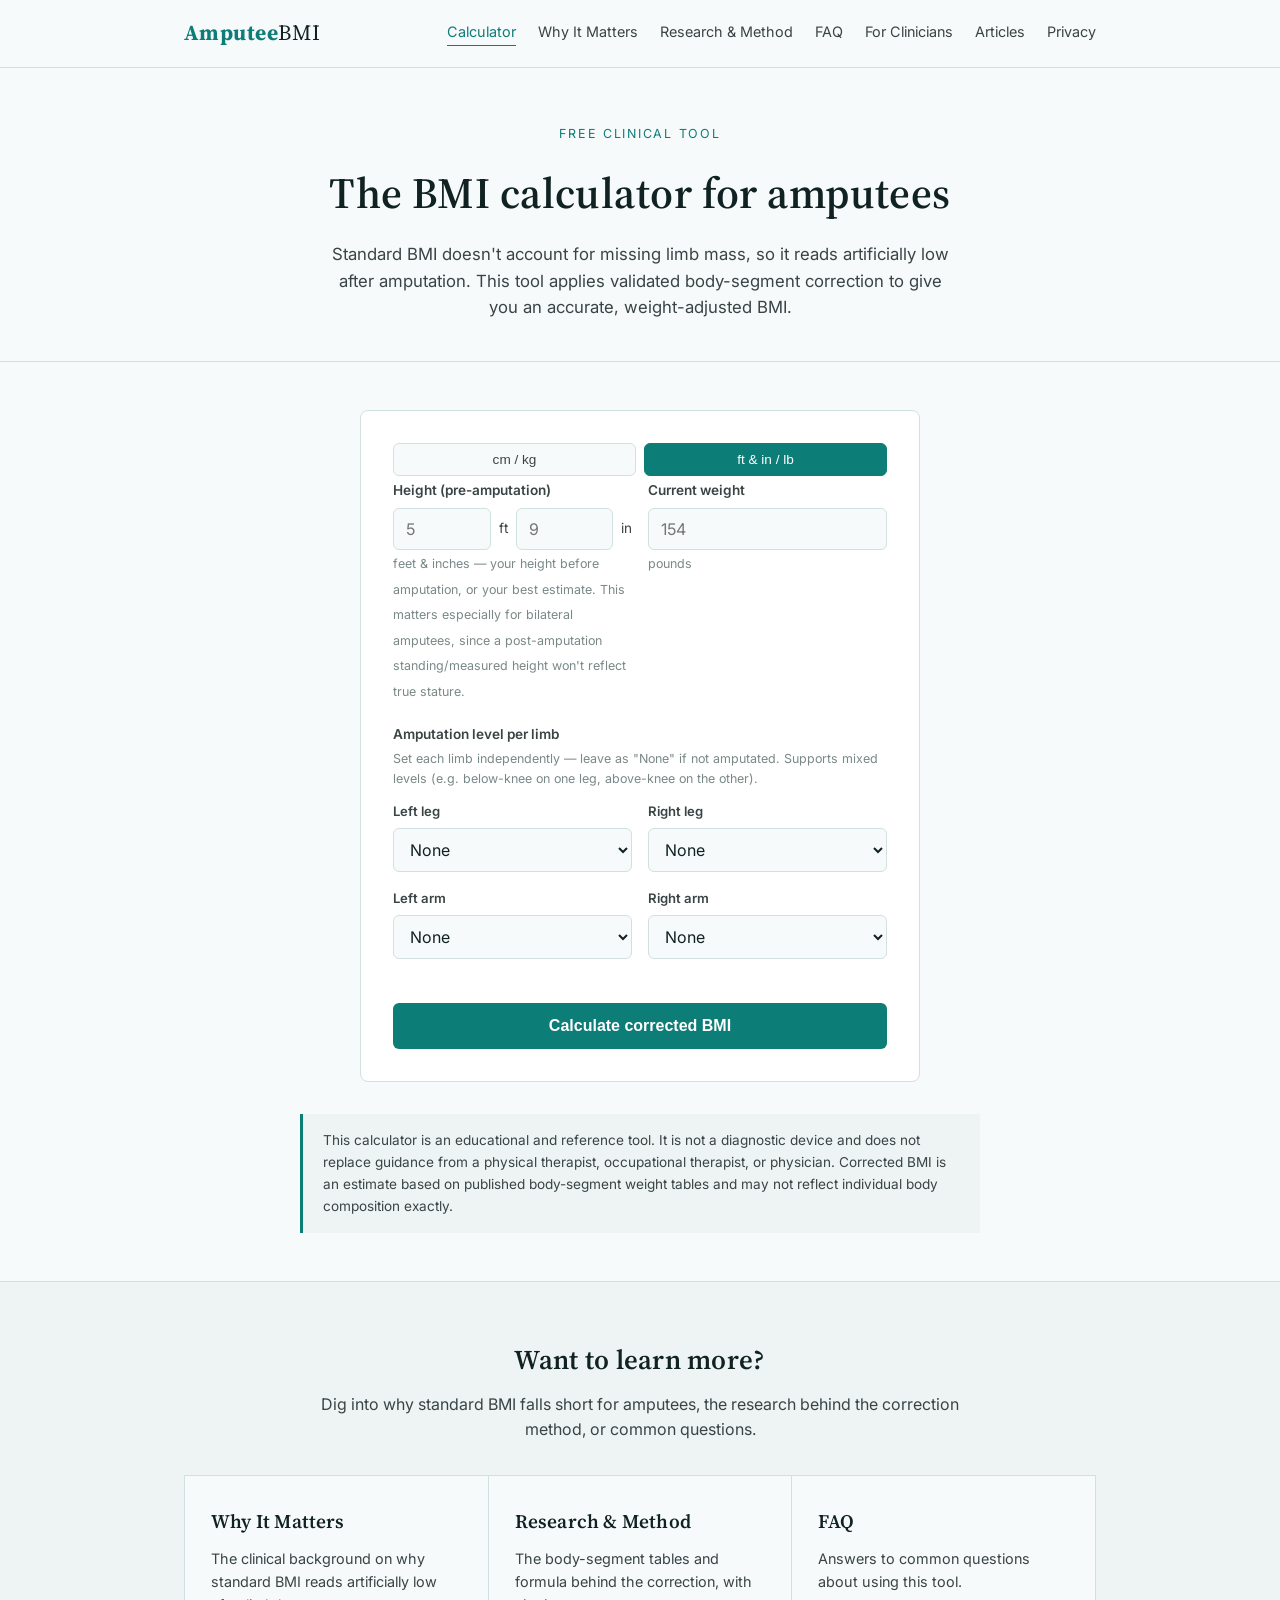
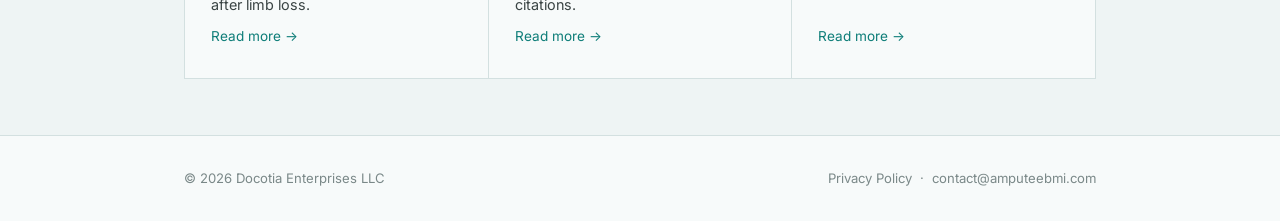
<file: index.html>
<!DOCTYPE html>
<html lang="en">
<head>
<meta charset="UTF-8">
<meta name="viewport" content="width=device-width, initial-scale=1.0">
<title>Amputee BMI Calculator — Corrected BMI for Limb Loss</title>
<meta name="description" content="A free corrected BMI calculator for amputees. Standard BMI reads artificially low after limb loss — this tool adjusts for missing limb mass so you get an accurate result.">
<link rel="preconnect" href="https://fonts.googleapis.com">
<link href="https://fonts.googleapis.com/css2?family=Source+Serif+4:opsz,wght@8..60,400;8..60,600;8..60,700&family=Inter:wght@400;500;600;700&display=swap" rel="stylesheet">
<link rel="stylesheet" href="style.css">
<link rel="canonical" href="https://amputeebmi.com/">
<meta property="og:type" content="website">
<meta property="og:site_name" content="Amputee BMI Calculator">
<meta property="og:url" content="https://amputeebmi.com/">
<meta property="og:title" content="Amputee BMI Calculator — Corrected BMI for Limb Loss — Amputee BMI Calculator">
<meta property="og:description" content="A free corrected BMI calculator for amputees. Standard BMI reads artificially low after limb loss — this tool adjusts for missing limb mass so you get an accurate result.">
<meta name="twitter:card" content="summary">
<meta name="twitter:title" content="Amputee BMI Calculator — Corrected BMI for Limb Loss — Amputee BMI Calculator">
<meta name="twitter:description" content="A free corrected BMI calculator for amputees. Standard BMI reads artificially low after limb loss — this tool adjusts for missing limb mass so you get an accurate result.">
<script type="application/ld+json">
{
  "@context": "https://schema.org",
  "@type": "WebApplication",
  "name": "Amputee BMI Calculator",
  "url": "https://amputeebmi.com/",
  "applicationCategory": "MedicalCalculator",
  "operatingSystem": "Any (web browser)",
  "isAccessibleForFree": true,
  "description": "A free corrected BMI calculator for amputees that adjusts for missing limb mass using published body-segment weight tables.",
  "offers": {
    "@type": "Offer",
    "price": "0",
    "priceCurrency": "USD"
  },
  "featureList": [
    "Corrects BMI for missing limb mass",
    "Supports above-knee, below-knee, foot, above-elbow, below-elbow and hand amputation levels",
    "Supports mixed levels across all four limbs",
    "Runs entirely in-browser; no data stored"
  ]
}
</script>
<script async src="https://pagead2.googlesyndication.com/pagead/js/adsbygoogle.js?client=ca-pub-5520987806174466"
     crossorigin="anonymous"></script>
</head>
<body>

<header class="site">
  <div class="bar">
    <div class="brand">
      <span class="name"><strong>Amputee</strong>BMI</span>
    </div>
    <nav class="primary">
      <a href="index.html" class="active">Calculator</a>
      <a href="about.html">Why It Matters</a>
      <a href="research.html">Research &amp; Method</a>
      <a href="faq.html">FAQ</a>
      <a href="for-clinicians.html">For Clinicians</a>
      <a href="blog/">Articles</a>
      <a href="privacy.html">Privacy</a>
    </nav>
  </div>
</header>

<section class="hero">
  <div class="wrap">
    <span class="tag">Free clinical tool</span>
    <h1>The BMI calculator for amputees</h1>
    <p class="lede">Standard BMI doesn't account for missing limb mass, so it reads artificially low after amputation. This tool applies validated body-segment correction to give you an accurate, weight-adjusted BMI.</p>
  </div>
</section>

<section class="calc-section">
  <div class="wrap">
    <div class="calc-card">
      <form id="bmiForm">
        <div class="unit-toggle" role="group" aria-label="Units">
          <button type="button" data-units="metric">cm / kg</button>
          <button type="button" class="active" data-units="us">ft &amp; in / lb</button>
        </div>

        <div class="row-2">
          <div class="field" id="heightField">
            <label for="height">Height (pre-amputation)</label>
            <div class="height-us" id="heightUsRow">
              <input type="number" id="heightFt" min="0" placeholder="5" required>
              <span class="height-unit-label">ft</span>
              <input type="number" id="heightIn" min="0" max="11" placeholder="9" required>
              <span class="height-unit-label">in</span>
            </div>
            <input type="number" id="height" step="0.1" placeholder="175" style="display:none;">
            <span class="hint" id="heightUnit">feet &amp; inches — your height before amputation, or your best estimate. This matters especially for bilateral amputees, since a post-amputation standing/measured height won't reflect true stature.</span>
          </div>
          <div class="field">
            <label for="weight">Current weight</label>
            <input type="number" id="weight" step="0.1" placeholder="154" required>
            <span class="hint" id="weightUnit">pounds</span>
          </div>
        </div>

        <div class="field">
          <span class="section-label">Amputation level per limb</span>
          <span class="hint" style="display:block;margin-bottom:12px;">Set each limb independently — leave as "None" if not amputated. Supports mixed levels (e.g. below-knee on one leg, above-knee on the other).</span>

          <div class="row-2">
            <div class="limb-field">
              <label for="legLeft">Left leg</label>
              <select id="legLeft">
                <option value="none">None</option>
                <option value="AKA">Above-knee (transfemoral)</option>
                <option value="BKA">Below-knee (transtibial)</option>
                <option value="foot">Foot / partial foot</option>
              </select>
            </div>
            <div class="limb-field">
              <label for="legRight">Right leg</label>
              <select id="legRight">
                <option value="none">None</option>
                <option value="AKA">Above-knee (transfemoral)</option>
                <option value="BKA">Below-knee (transtibial)</option>
                <option value="foot">Foot / partial foot</option>
              </select>
            </div>
          </div>
          <div class="row-2">
            <div class="limb-field">
              <label for="armLeft">Left arm</label>
              <select id="armLeft">
                <option value="none">None</option>
                <option value="AE">Above-elbow (transhumeral)</option>
                <option value="BE">Below-elbow (transradial)</option>
                <option value="hand">Hand / partial hand</option>
              </select>
            </div>
            <div class="limb-field">
              <label for="armRight">Right arm</label>
              <select id="armRight">
                <option value="none">None</option>
                <option value="AE">Above-elbow (transhumeral)</option>
                <option value="BE">Below-elbow (transradial)</option>
                <option value="hand">Hand / partial hand</option>
              </select>
            </div>
          </div>
        </div>

        <button type="submit" class="btn-calc">Calculate corrected BMI</button>
      </form>

      <div class="result-box" id="resultBox">
        <div class="result-row">
          <span class="label">Standard BMI (uncorrected)</span>
          <span class="value" id="resStandard">—</span>
        </div>
        <div class="result-row">
          <span class="label">Corrected BMI</span>
          <span class="value corrected" id="resCorrected">—</span>
        </div>
        <div class="result-row">
          <span class="label">Estimated full-body weight</span>
          <span class="value" id="resFullWeight">—</span>
        </div>
        <span class="category-badge" id="resCategory">—</span>
        <p class="explanation" id="resExplanation"></p>
      </div>
    </div>

    <div class="disclaimer">
      This calculator is an educational and reference tool. It is not a diagnostic device and does not replace guidance from a physical therapist, occupational therapist, or physician. Corrected BMI is an estimate based on published body-segment weight tables and may not reflect individual body composition exactly.
    </div>
  </div>
</section>

<section class="info alt">
  <div class="wrap">
    <div class="section-head">
      <h2>Want to learn more?</h2>
      <p>Dig into why standard BMI falls short for amputees, the research behind the correction method, or common questions.</p>
    </div>
    <div class="ventures">
      <div class="venture">
        <h3>Why It Matters</h3>
        <p>The clinical background on why standard BMI reads artificially low after limb loss.</p>
        <a class="go" href="about.html">Read more &rarr;</a>
      </div>
      <div class="venture">
        <h3>Research &amp; Method</h3>
        <p>The body-segment tables and formula behind the correction, with citations.</p>
        <a class="go" href="research.html">Read more &rarr;</a>
      </div>
      <div class="venture">
        <h3>FAQ</h3>
        <p>Answers to common questions about using this tool.</p>
        <a class="go" href="faq.html">Read more &rarr;</a>
      </div>
    </div>
  </div>
</section>

<footer class="site">
  <div class="wrap">
    <span>&copy; 2026 Docotia Enterprises LLC</span>
    <span>
      <a href="privacy.html">Privacy Policy</a> &nbsp;&middot;&nbsp;
      <a href="mailto:contact@amputeebmi.com">contact@amputeebmi.com</a>
    </span>
  </div>
</footer>

<script src="calc.js"></script>
<script src="app.js"></script>
</body>
</html>
</file>
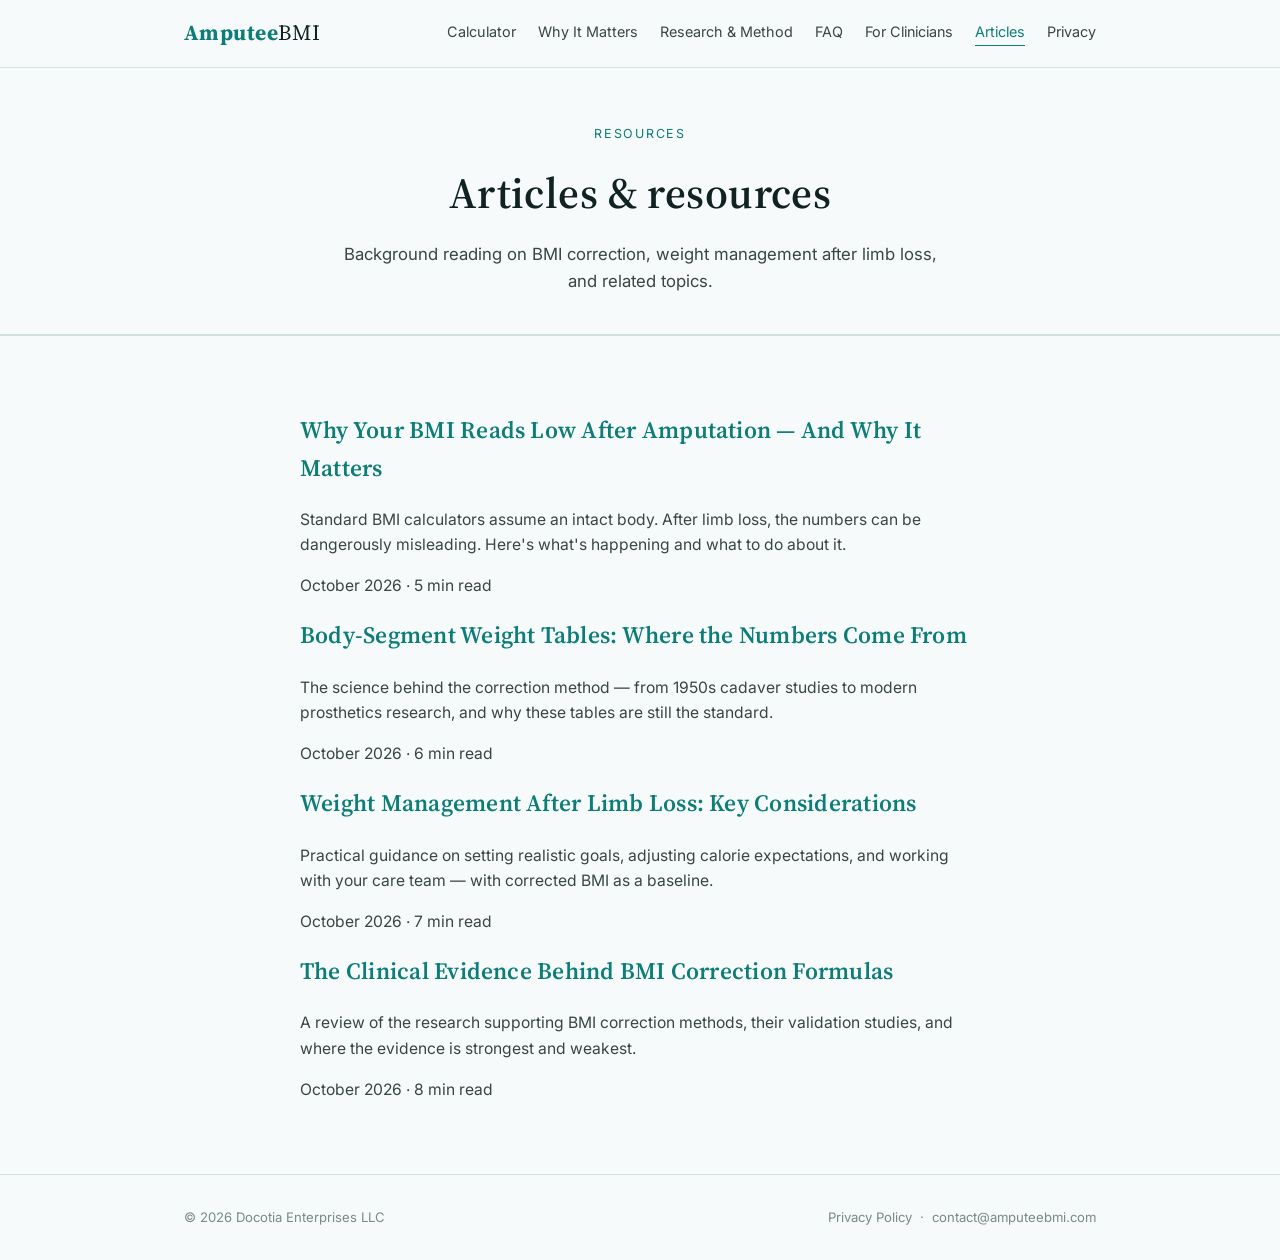
<file: blog/index.html>
<!DOCTYPE html>
<html lang="en">
<head>
<meta charset="UTF-8">
<meta name="viewport" content="width=device-width, initial-scale=1.0">
<title>Articles — Amputee BMI</title>
<meta name="description" content="Background reading on BMI correction, weight management after limb loss, and related topics.">
<link rel="preconnect" href="https://fonts.googleapis.com">
<link href="https://fonts.googleapis.com/css2?family=Source+Serif+4:opsz,wght@8..60,400;8..60,600;8..60,700&family=Inter:wght@400;500;600;700&display=swap" rel="stylesheet">
<link rel="stylesheet" href="../style.css">
<link rel="canonical" href="https://amputeebmi.com/blog/">
<meta property="og:type" content="website">
<meta property="og:site_name" content="Amputee BMI Calculator">
<meta property="og:url" content="https://amputeebmi.com/blog/">
<meta property="og:title" content="Articles — Amputee BMI">
<meta property="og:description" content="Background reading on BMI correction, weight management after limb loss, and related topics.">
<meta name="twitter:card" content="summary">
<meta name="twitter:title" content="Articles — Amputee BMI">
<meta name="twitter:description" content="Background reading on BMI correction, weight management after limb loss, and related topics.">
<script async src="https://pagead2.googlesyndication.com/pagead/js/adsbygoogle.js?client=ca-pub-5520987806174466" crossorigin="anonymous"></script>
</head>
<body>

<header class="site">
  <div class="bar">
    <div class="brand">
      <span class="name"><strong>Amputee</strong>BMI</span>
    </div>
    <nav class="primary">
      <a href="../index.html">Calculator</a>
      <a href="../about.html">Why It Matters</a>
      <a href="../research.html">Research &amp; Method</a>
      <a href="../faq.html">FAQ</a>
      <a href="../for-clinicians.html">For Clinicians</a>
      <a href="../blog/" class="active">Articles</a>
      <a href="../privacy.html">Privacy</a>
    </nav>
  </div>
</header>

<section class="hero">
  <div class="wrap">
    <span class="tag">Resources</span>
    <h1>Articles &amp; resources</h1>
    <p class="lede">Background reading on BMI correction, weight management after limb loss, and related topics.</p>
  </div>
</section>

<section class="info">
  <div class="wrap">
    <div class="info-body">
      <article class="article-card">
        <h2><a href="why-bmi-is-wrong-for-amputees.html">Why Your BMI Reads Low After Amputation — And Why It Matters</a></h2>
        <p>Standard BMI calculators assume an intact body. After limb loss, the numbers can be dangerously misleading. Here's what's happening and what to do about it.</p>
        <p class="article-meta">October 2026 &middot; 5 min read</p>
      </article>

      <article class="article-card">
        <h2><a href="body-segment-weight-tables-explained.html">Body-Segment Weight Tables: Where the Numbers Come From</a></h2>
        <p>The science behind the correction method — from 1950s cadaver studies to modern prosthetics research, and why these tables are still the standard.</p>
        <p class="article-meta">October 2026 &middot; 6 min read</p>
      </article>

      <article class="article-card">
        <h2><a href="weight-management-after-limb-loss.html">Weight Management After Limb Loss: Key Considerations</a></h2>
        <p>Practical guidance on setting realistic goals, adjusting calorie expectations, and working with your care team — with corrected BMI as a baseline.</p>
        <p class="article-meta">October 2026 &middot; 7 min read</p>
      </article>

      <article class="article-card">
        <h2><a href="clinical-evidence-behind-bmi-correction.html">The Clinical Evidence Behind BMI Correction Formulas</a></h2>
        <p>A review of the research supporting BMI correction methods, their validation studies, and where the evidence is strongest and weakest.</p>
        <p class="article-meta">October 2026 &middot; 8 min read</p>
      </article>
    </div>
  </div>
</section>

<footer class="site">
  <div class="wrap">
    <span>&copy; 2026 Docotia Enterprises LLC</span>
    <span>
      <a href="../privacy.html">Privacy Policy</a> &nbsp;&middot;&nbsp;
      <a href="mailto:contact@amputeebmi.com">contact@amputeebmi.com</a>
    </span>
  </div>
</footer>

</body>
</html>
</file>
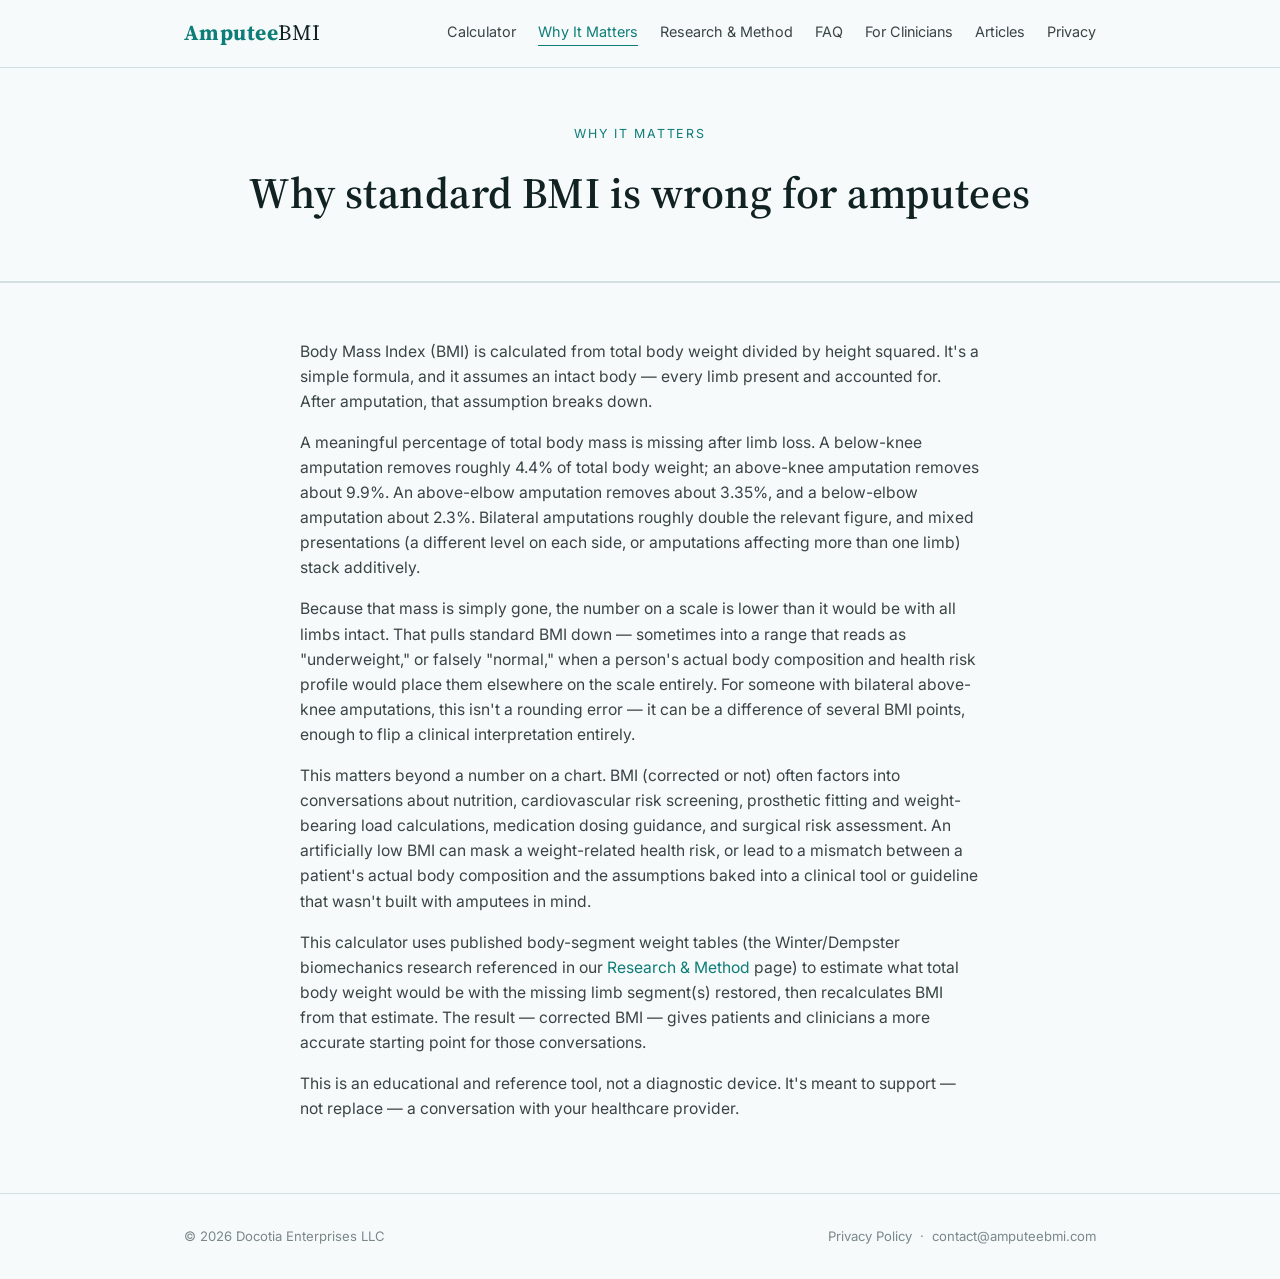
<file: about.html>
<!DOCTYPE html>
<html lang="en">
<head>
<meta charset="UTF-8">
<meta name="viewport" content="width=device-width, initial-scale=1.0">
<title>Why Standard BMI Is Wrong for Amputees — Amputee BMI Calculator</title>
<meta name="description" content="Standard BMI reads artificially low after limb loss because it doesn't account for missing limb mass. Here's why, and how corrected BMI fixes it.">
<link rel="preconnect" href="https://fonts.googleapis.com">
<link href="https://fonts.googleapis.com/css2?family=Source+Serif+4:opsz,wght@8..60,400;8..60,600;8..60,700&family=Inter:wght@400;500;600;700&display=swap" rel="stylesheet">
<link rel="stylesheet" href="style.css">
<link rel="canonical" href="https://amputeebmi.com/about">
<meta property="og:type" content="website">
<meta property="og:site_name" content="Amputee BMI Calculator">
<meta property="og:url" content="https://amputeebmi.com/about">
<meta property="og:title" content="Why Standard BMI Is Wrong for Amputees — Amputee BMI Calculator">
<meta property="og:description" content="Standard BMI reads artificially low after limb loss because it doesn't account for missing limb mass. Here's why, and how corrected BMI fixes it.">
<meta name="twitter:card" content="summary">
<meta name="twitter:title" content="Why Standard BMI Is Wrong for Amputees — Amputee BMI Calculator">
<meta name="twitter:description" content="Standard BMI reads artificially low after limb loss because it doesn't account for missing limb mass. Here's why, and how corrected BMI fixes it.">
<script async src="https://pagead2.googlesyndication.com/pagead/js/adsbygoogle.js?client=ca-pub-5520987806174466"
     crossorigin="anonymous"></script>
</head>
<body>

<header class="site">
  <div class="bar">
    <div class="brand">
      <span class="name"><strong>Amputee</strong>BMI</span>
    </div>
    <nav class="primary">
      <a href="index.html">Calculator</a>
      <a href="about.html" class="active">Why It Matters</a>
      <a href="research.html">Research &amp; Method</a>
      <a href="faq.html">FAQ</a>
      <a href="for-clinicians.html">For Clinicians</a>
      <a href="blog/">Articles</a>
      <a href="privacy.html">Privacy</a>
    </nav>
  </div>
</header>

<section class="hero">
  <div class="wrap">
    <span class="tag">Why it matters</span>
    <h1>Why standard BMI is wrong for amputees</h1>
  </div>
</section>

<section class="info">
  <div class="wrap">
    <div class="info-body">
      <p>Body Mass Index (BMI) is calculated from total body weight divided by height squared. It's a simple formula, and it assumes an intact body — every limb present and accounted for. After amputation, that assumption breaks down.</p>

      <p>A meaningful percentage of total body mass is missing after limb loss. A below-knee amputation removes roughly 4.4% of total body weight; an above-knee amputation removes about 9.9%. An above-elbow amputation removes about 3.35%, and a below-elbow amputation about 2.3%. Bilateral amputations roughly double the relevant figure, and mixed presentations (a different level on each side, or amputations affecting more than one limb) stack additively.</p>

      <p>Because that mass is simply gone, the number on a scale is lower than it would be with all limbs intact. That pulls standard BMI down — sometimes into a range that reads as "underweight," or falsely "normal," when a person's actual body composition and health risk profile would place them elsewhere on the scale entirely. For someone with bilateral above-knee amputations, this isn't a rounding error — it can be a difference of several BMI points, enough to flip a clinical interpretation entirely.</p>

      <p>This matters beyond a number on a chart. BMI (corrected or not) often factors into conversations about nutrition, cardiovascular risk screening, prosthetic fitting and weight-bearing load calculations, medication dosing guidance, and surgical risk assessment. An artificially low BMI can mask a weight-related health risk, or lead to a mismatch between a patient's actual body composition and the assumptions baked into a clinical tool or guideline that wasn't built with amputees in mind.</p>

      <p>This calculator uses published body-segment weight tables (the Winter/Dempster biomechanics research referenced in our <a href="research.html">Research &amp; Method</a> page) to estimate what total body weight would be with the missing limb segment(s) restored, then recalculates BMI from that estimate. The result — corrected BMI — gives patients and clinicians a more accurate starting point for those conversations.</p>

      <p>This is an educational and reference tool, not a diagnostic device. It's meant to support — not replace — a conversation with your healthcare provider.</p>
    </div>
  </div>
</section>

<footer class="site">
  <div class="wrap">
    <span>&copy; 2026 Docotia Enterprises LLC</span>
    <span>
      <a href="privacy.html">Privacy Policy</a> &nbsp;&middot;&nbsp;
      <a href="mailto:contact@amputeebmi.com">contact@amputeebmi.com</a>
    </span>
  </div>
</footer>

</body>
</html>
</file>
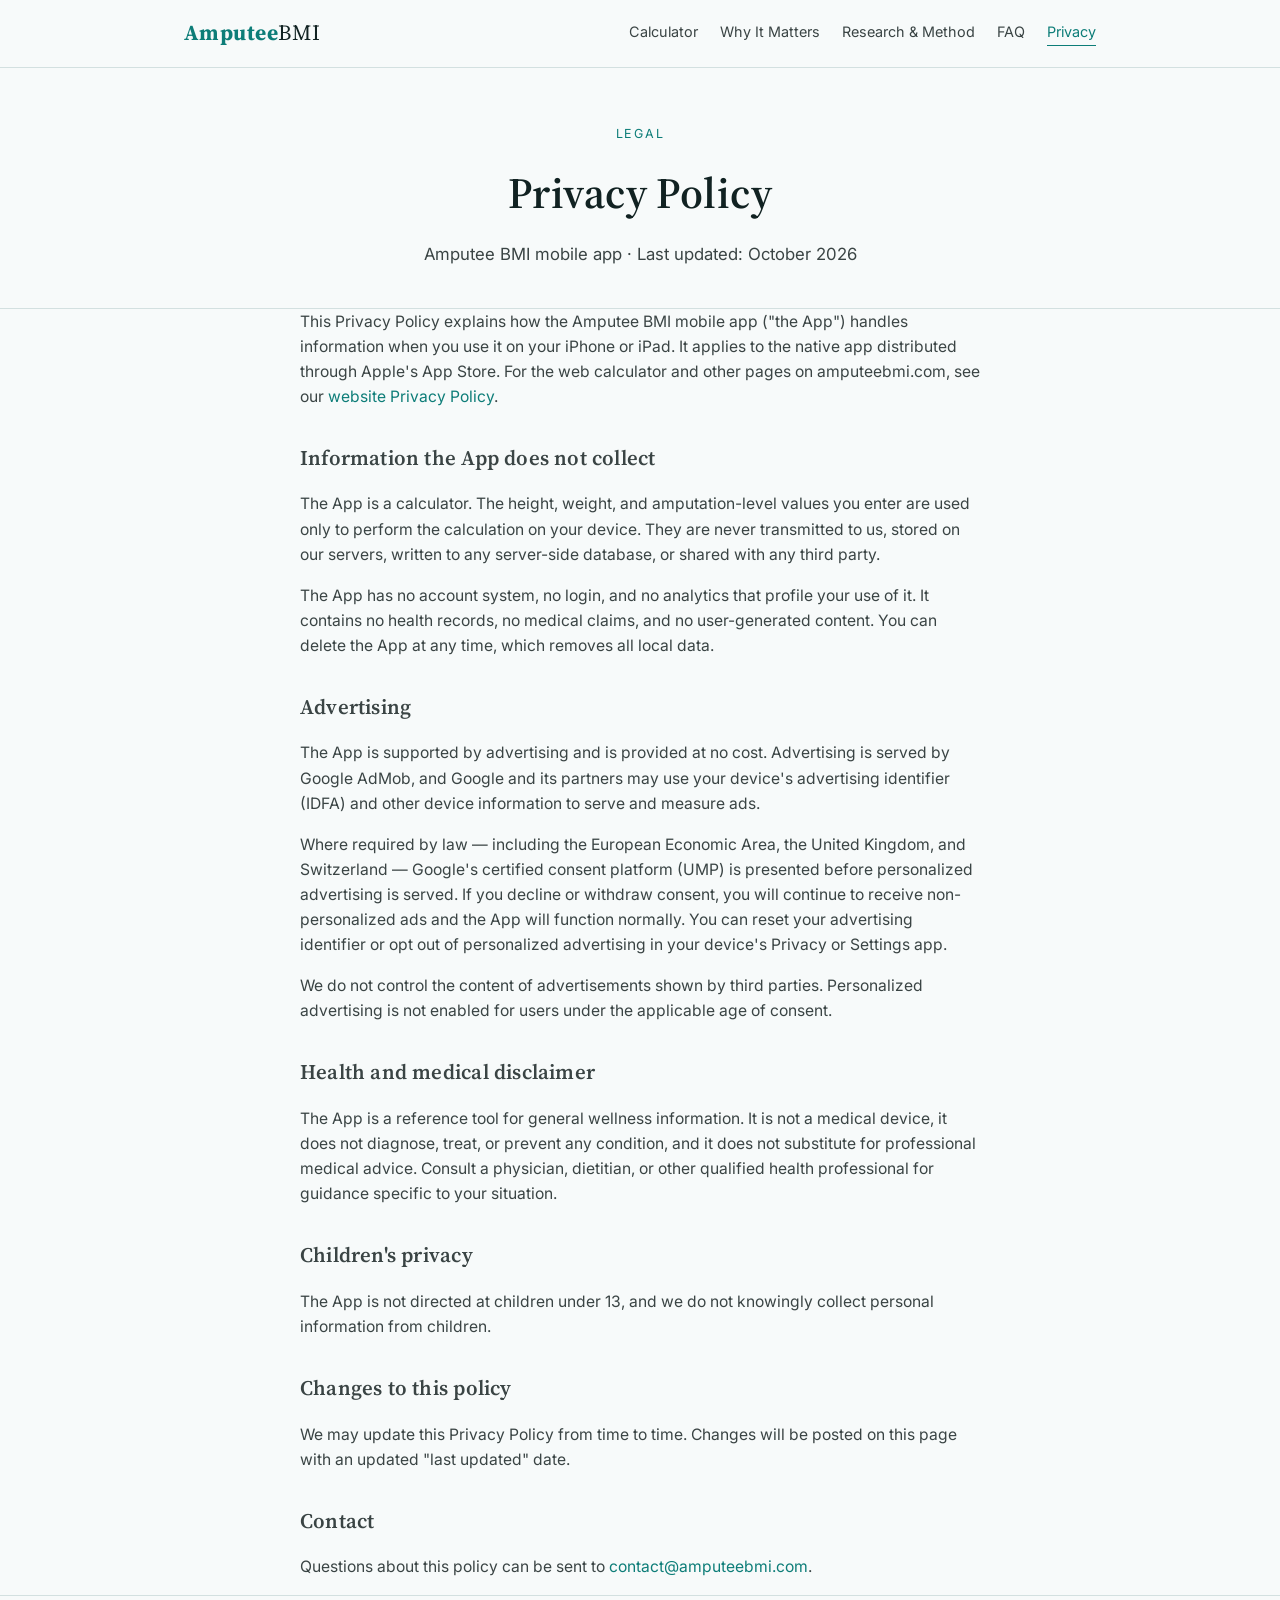
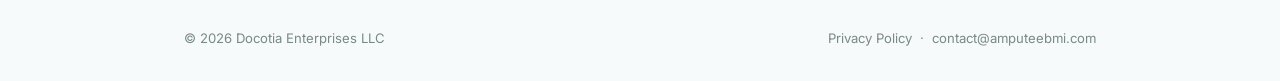
<file: app-privacy.html>
<!DOCTYPE html>
<html lang="en">
<head>
<meta charset="UTF-8">
<meta name="viewport" content="width=device-width, initial-scale=1.0">
<title>Privacy Policy — Amputee BMI iOS App</title>
<meta name="description" content="Privacy policy for the Amputee BMI iOS app — what data it collects, what it does not, and how advertising works.">
<link rel="preconnect" href="https://fonts.googleapis.com">
<link href="https://fonts.googleapis.com/css2?family=Source+Serif+4:opsz,wght@8..60,400;8..60,600;8..60,700&family=Inter:wght@400;500;600;700&display=swap" rel="stylesheet">
<link rel="stylesheet" href="style.css">
<link rel="canonical" href="https://amputeebmi.com/app-privacy">
<meta property="og:type" content="website">
<meta property="og:site_name" content="Amputee BMI Calculator">
<meta property="og:url" content="https://amputeebmi.com/app-privacy">
<meta property="og:title" content="Privacy Policy — Amputee BMI iOS App">
<meta property="og:description" content="Privacy policy for the Amputee BMI iOS app — what data it collects, what it does not, and how advertising works.">
<meta name="twitter:card" content="summary">
</head>
<body>

<header class="site">
  <div class="bar">
    <div class="brand">
      <span class="name"><strong>Amputee</strong>BMI</span>
    </div>
    <nav class="primary">
      <a href="index.html">Calculator</a>
      <a href="about.html">Why It Matters</a>
      <a href="research.html">Research &amp; Method</a>
      <a href="faq.html">FAQ</a>
      <a href="privacy.html" class="active">Privacy</a>
    </nav>
  </div>
</header>

<section class="hero">
  <div class="wrap">
    <span class="tag">Legal</span>
    <h1>Privacy Policy</h1>
    <p class="lede">Amputee BMI mobile app &middot; Last updated: October 2026</p>
  </div>
</section>

<section class="section">
  <div class="wrap">
    <div class="info-body">
      <p>This Privacy Policy explains how the Amputee BMI mobile app ("the App") handles information when you use it on your iPhone or iPad. It applies to the native app distributed through Apple's App Store. For the web calculator and other pages on amputeebmi.com, see our <a href="privacy.html">website Privacy Policy</a>.</p>

      <h2 style="font-size:1.3rem;margin-top:32px;">Information the App does not collect</h2>
      <p>The App is a calculator. The height, weight, and amputation-level values you enter are used only to perform the calculation on your device. They are never transmitted to us, stored on our servers, written to any server-side database, or shared with any third party.</p>
      <p>The App has no account system, no login, and no analytics that profile your use of it. It contains no health records, no medical claims, and no user-generated content. You can delete the App at any time, which removes all local data.</p>

      <h2 style="font-size:1.3rem;margin-top:32px;">Advertising</h2>
      <p>The App is supported by advertising and is provided at no cost. Advertising is served by Google AdMob, and Google and its partners may use your device's advertising identifier (IDFA) and other device information to serve and measure ads.</p>
      <p>Where required by law — including the European Economic Area, the United Kingdom, and Switzerland — Google's certified consent platform (UMP) is presented before personalized advertising is served. If you decline or withdraw consent, you will continue to receive non-personalized ads and the App will function normally. You can reset your advertising identifier or opt out of personalized advertising in your device's Privacy or Settings app.</p>
      <p>We do not control the content of advertisements shown by third parties. Personalized advertising is not enabled for users under the applicable age of consent.</p>

      <h2 style="font-size:1.3rem;margin-top:32px;">Health and medical disclaimer</h2>
      <p>The App is a reference tool for general wellness information. It is not a medical device, it does not diagnose, treat, or prevent any condition, and it does not substitute for professional medical advice. Consult a physician, dietitian, or other qualified health professional for guidance specific to your situation.</p>

      <h2 style="font-size:1.3rem;margin-top:32px;">Children's privacy</h2>
      <p>The App is not directed at children under 13, and we do not knowingly collect personal information from children.</p>

      <h2 style="font-size:1.3rem;margin-top:32px;">Changes to this policy</h2>
      <p>We may update this Privacy Policy from time to time. Changes will be posted on this page with an updated "last updated" date.</p>

      <h2 style="font-size:1.3rem;margin-top:32px;">Contact</h2>
      <p>Questions about this policy can be sent to <a href="mailto:contact@amputeebmi.com">contact@amputeebmi.com</a>.</p>
    </div>
  </div>
</section>

<footer class="site">
  <div class="wrap">
    <span>&copy; 2026 Docotia Enterprises LLC</span>
    <span>
      <a href="privacy.html">Privacy Policy</a> &nbsp;&middot;&nbsp;
      <a href="mailto:contact@amputeebmi.com">contact@amputeebmi.com</a>
    </span>
  </div>
</footer>

</body>
</html>
</file>
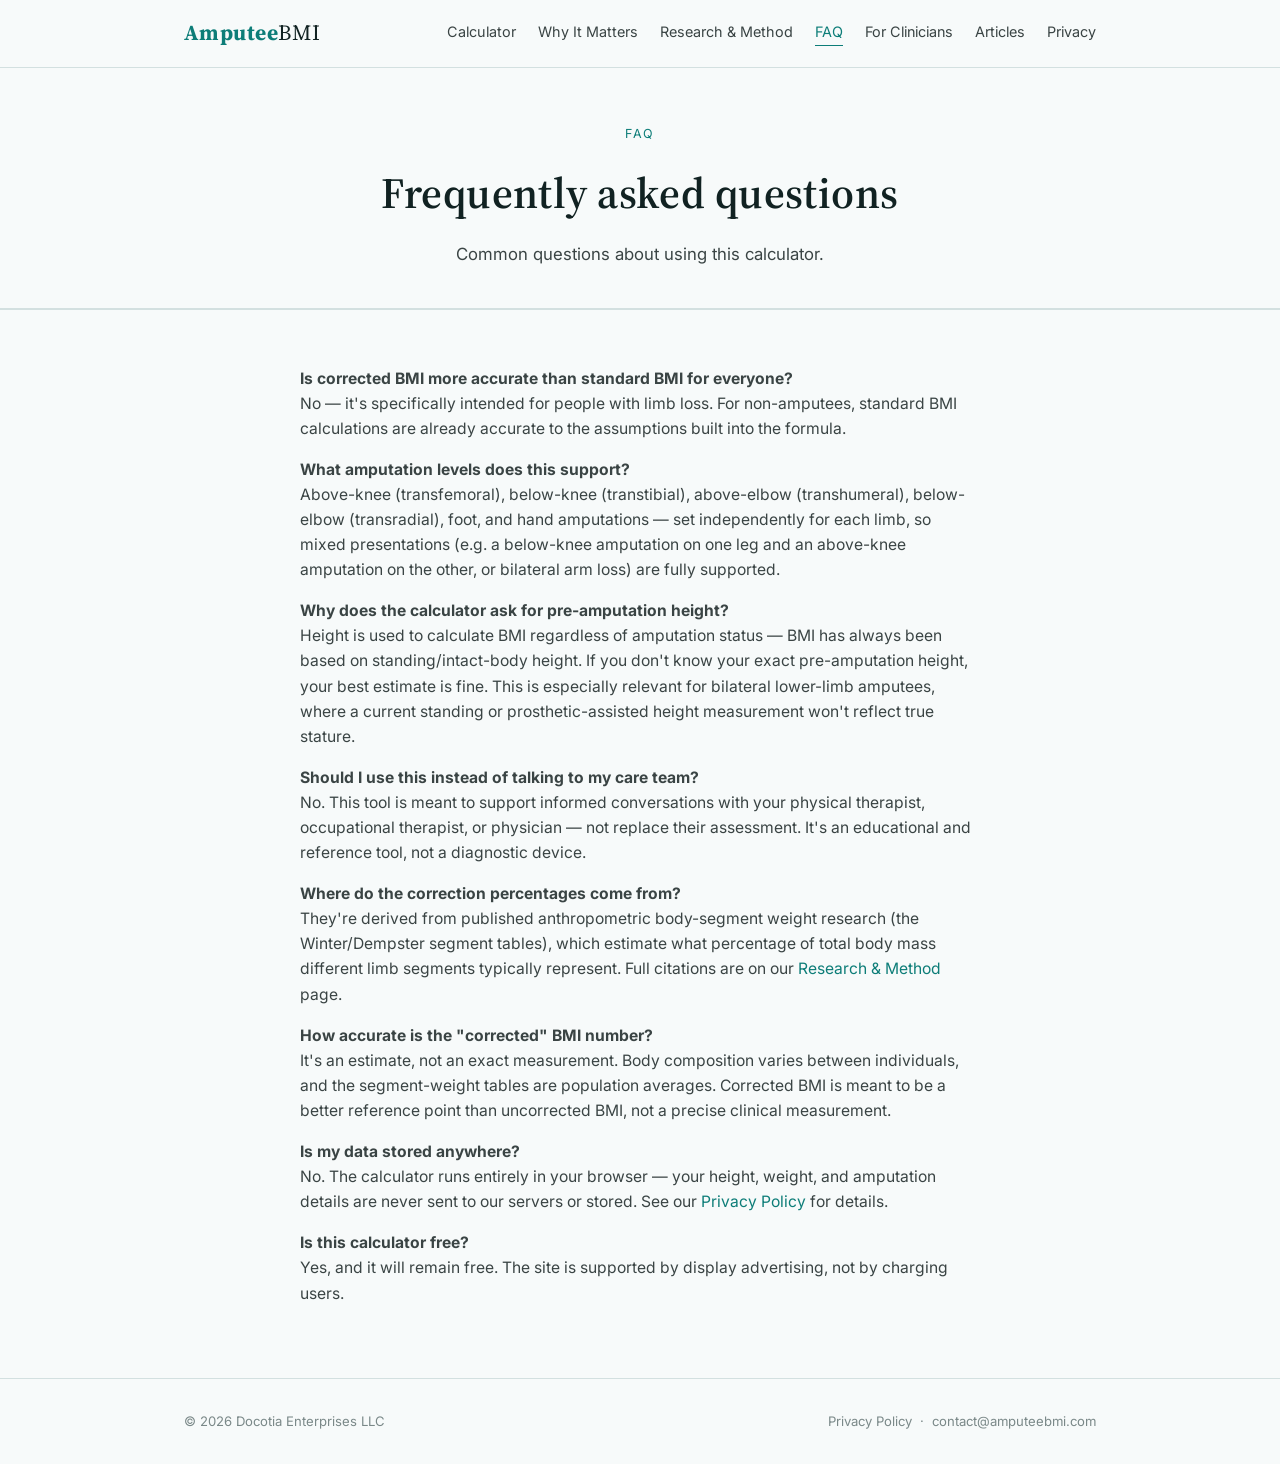
<file: faq.html>
<!DOCTYPE html>
<html lang="en">
<head>
<meta charset="UTF-8">
<meta name="viewport" content="width=device-width, initial-scale=1.0">
<title>Frequently Asked Questions — Amputee BMI Calculator</title>
<meta name="description" content="Common questions about the amputee-corrected BMI calculator: who it's for, what amputation levels it supports, and where the method comes from.">
<link rel="preconnect" href="https://fonts.googleapis.com">
<link href="https://fonts.googleapis.com/css2?family=Source+Serif+4:opsz,wght@8..60,400;8..60,600;8..60,700&family=Inter:wght@400;500;600;700&display=swap" rel="stylesheet">
<link rel="stylesheet" href="style.css">
<link rel="canonical" href="https://amputeebmi.com/faq">
<meta property="og:type" content="website">
<meta property="og:site_name" content="Amputee BMI Calculator">
<meta property="og:url" content="https://amputeebmi.com/faq">
<meta property="og:title" content="Frequently Asked Questions — Amputee BMI Calculator">
<meta property="og:description" content="Common questions about the amputee-corrected BMI calculator: who it's for, what amputation levels it supports, and where the method comes from.">
<meta name="twitter:card" content="summary">
<meta name="twitter:title" content="Frequently Asked Questions — Amputee BMI Calculator">
<meta name="twitter:description" content="Common questions about the amputee-corrected BMI calculator: who it's for, what amputation levels it supports, and where the method comes from.">
<script type="application/ld+json">
{
  "@context": "https://schema.org",
  "@type": "FAQPage",
  "mainEntity": [
    {
      "@type": "Question",
      "name": "Is corrected BMI more accurate than standard BMI for everyone?",
      "acceptedAnswer": {
        "@type": "Answer",
        "text": "No — it's specifically intended for people with limb loss. For non-amputees, standard BMI calculations are already accurate to the assumptions built into the formula."
      }
    },
    {
      "@type": "Question",
      "name": "What amputation levels does this support?",
      "acceptedAnswer": {
        "@type": "Answer",
        "text": "Above-knee (transfemoral), below-knee (transtibial), above-elbow (transhumeral), below-elbow (transradial), foot, and hand amputations — set independently for each limb, so mixed presentations (e.g. a below-knee amputation on one leg and an above-knee amputation on the other, or bilateral arm loss) are fully supported."
      }
    },
    {
      "@type": "Question",
      "name": "Why does the calculator ask for pre-amputation height?",
      "acceptedAnswer": {
        "@type": "Answer",
        "text": "Height is used to calculate BMI regardless of amputation status — BMI has always been based on standing/intact-body height. If you don't know your exact pre-amputation height, your best estimate is fine. This is especially relevant for bilateral lower-limb amputees, where a current standing or prosthetic-assisted height measurement won't reflect true stature."
      }
    },
    {
      "@type": "Question",
      "name": "Should I use this instead of talking to my care team?",
      "acceptedAnswer": {
        "@type": "Answer",
        "text": "No. This tool is meant to support informed conversations with your physical therapist, occupational therapist, or physician — not replace their assessment. It's an educational and reference tool, not a diagnostic device."
      }
    },
    {
      "@type": "Question",
      "name": "Where do the correction percentages come from?",
      "acceptedAnswer": {
        "@type": "Answer",
        "text": "They're derived from published anthropometric body-segment weight research (the Winter/Dempster segment tables), which estimate what percentage of total body mass different limb segments typically represent."
      }
    },
    {
      "@type": "Question",
      "name": "How accurate is the \"corrected\" BMI number?",
      "acceptedAnswer": {
        "@type": "Answer",
        "text": "It's an estimate, not an exact measurement. Body composition varies between individuals, and the segment-weight tables are population averages. Corrected BMI is meant to be a better reference point than uncorrected BMI, not a precise clinical measurement."
      }
    },
    {
      "@type": "Question",
      "name": "Is my data stored anywhere?",
      "acceptedAnswer": {
        "@type": "Answer",
        "text": "No. The calculator runs entirely in your browser — your height, weight, and amputation details are never sent to our servers or stored."
      }
    },
    {
      "@type": "Question",
      "name": "Is this calculator free?",
      "acceptedAnswer": {
        "@type": "Answer",
        "text": "Yes, and it will remain free. The site is supported by display advertising, not by charging users."
      }
    }
  ]
}
</script>
<script async src="https://pagead2.googlesyndication.com/pagead/js/adsbygoogle.js?client=ca-pub-5520987806174466"
     crossorigin="anonymous"></script>
</head>
<body>

<header class="site">
  <div class="bar">
    <div class="brand">
      <span class="name"><strong>Amputee</strong>BMI</span>
    </div>
    <nav class="primary">
      <a href="index.html">Calculator</a>
      <a href="about.html">Why It Matters</a>
      <a href="research.html">Research &amp; Method</a>
      <a href="faq.html" class="active">FAQ</a>
      <a href="for-clinicians.html">For Clinicians</a>
      <a href="blog/">Articles</a>
      <a href="privacy.html">Privacy</a>
    </nav>
  </div>
</header>

<section class="hero">
  <div class="wrap">
    <span class="tag">FAQ</span>
    <h1>Frequently asked questions</h1>
    <p class="lede">Common questions about using this calculator.</p>
  </div>
</section>

<section class="info">
  <div class="wrap">
    <div class="info-body">
      <p><strong>Is corrected BMI more accurate than standard BMI for everyone?</strong><br>No — it's specifically intended for people with limb loss. For non-amputees, standard BMI calculations are already accurate to the assumptions built into the formula.</p>

      <p><strong>What amputation levels does this support?</strong><br>Above-knee (transfemoral), below-knee (transtibial), above-elbow (transhumeral), below-elbow (transradial), foot, and hand amputations — set independently for each limb, so mixed presentations (e.g. a below-knee amputation on one leg and an above-knee amputation on the other, or bilateral arm loss) are fully supported.</p>

      <p><strong>Why does the calculator ask for pre-amputation height?</strong><br>Height is used to calculate BMI regardless of amputation status — BMI has always been based on standing/intact-body height. If you don't know your exact pre-amputation height, your best estimate is fine. This is especially relevant for bilateral lower-limb amputees, where a current standing or prosthetic-assisted height measurement won't reflect true stature.</p>

      <p><strong>Should I use this instead of talking to my care team?</strong><br>No. This tool is meant to support informed conversations with your physical therapist, occupational therapist, or physician — not replace their assessment. It's an educational and reference tool, not a diagnostic device.</p>

      <p><strong>Where do the correction percentages come from?</strong><br>They're derived from published anthropometric body-segment weight research (the Winter/Dempster segment tables), which estimate what percentage of total body mass different limb segments typically represent. Full citations are on our <a href="research.html">Research &amp; Method</a> page.</p>

      <p><strong>How accurate is the "corrected" BMI number?</strong><br>It's an estimate, not an exact measurement. Body composition varies between individuals, and the segment-weight tables are population averages. Corrected BMI is meant to be a better reference point than uncorrected BMI, not a precise clinical measurement.</p>

      <p><strong>Is my data stored anywhere?</strong><br>No. The calculator runs entirely in your browser — your height, weight, and amputation details are never sent to our servers or stored. See our <a href="privacy.html">Privacy Policy</a> for details.</p>

      <p><strong>Is this calculator free?</strong><br>Yes, and it will remain free. The site is supported by display advertising, not by charging users.</p>
    </div>
  </div>
</section>

<footer class="site">
  <div class="wrap">
    <span>&copy; 2026 Docotia Enterprises LLC</span>
    <span>
      <a href="privacy.html">Privacy Policy</a> &nbsp;&middot;&nbsp;
      <a href="mailto:contact@amputeebmi.com">contact@amputeebmi.com</a>
    </span>
  </div>
</footer>

</body>
</html>
</file>
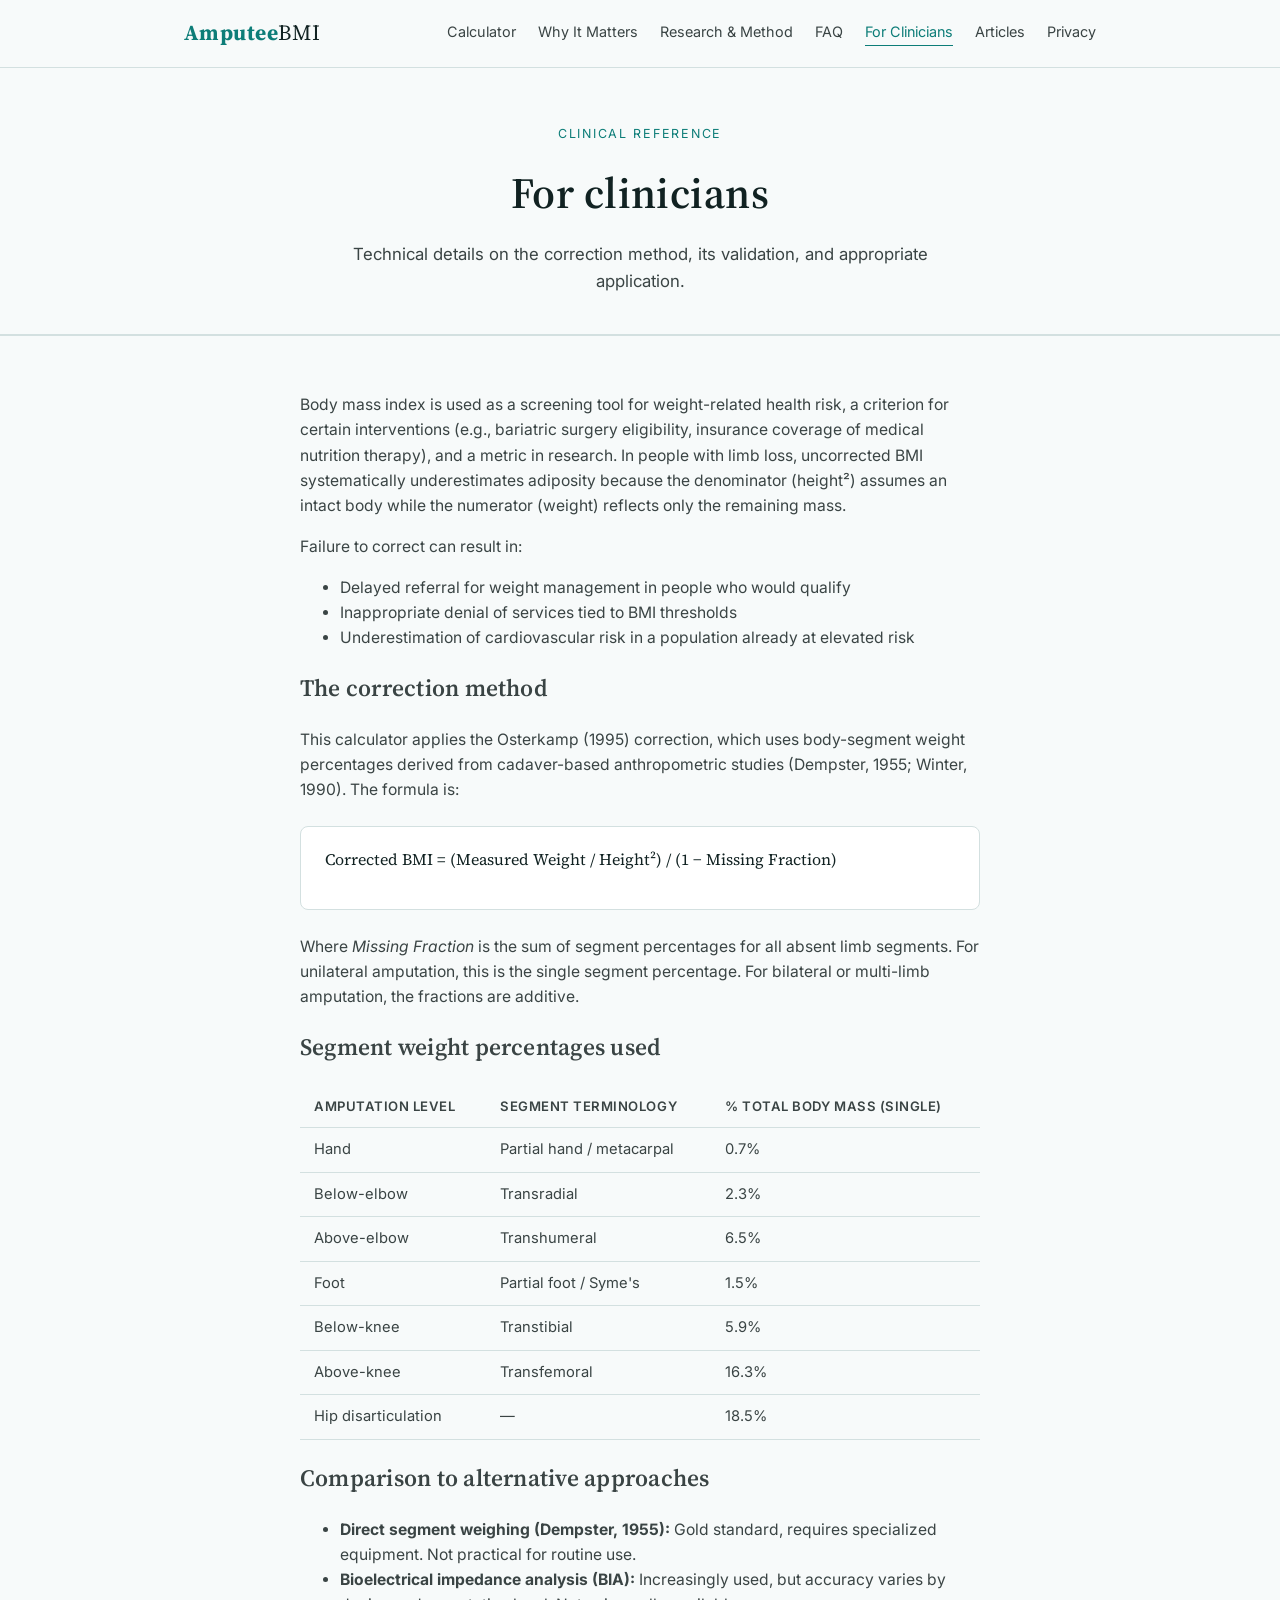
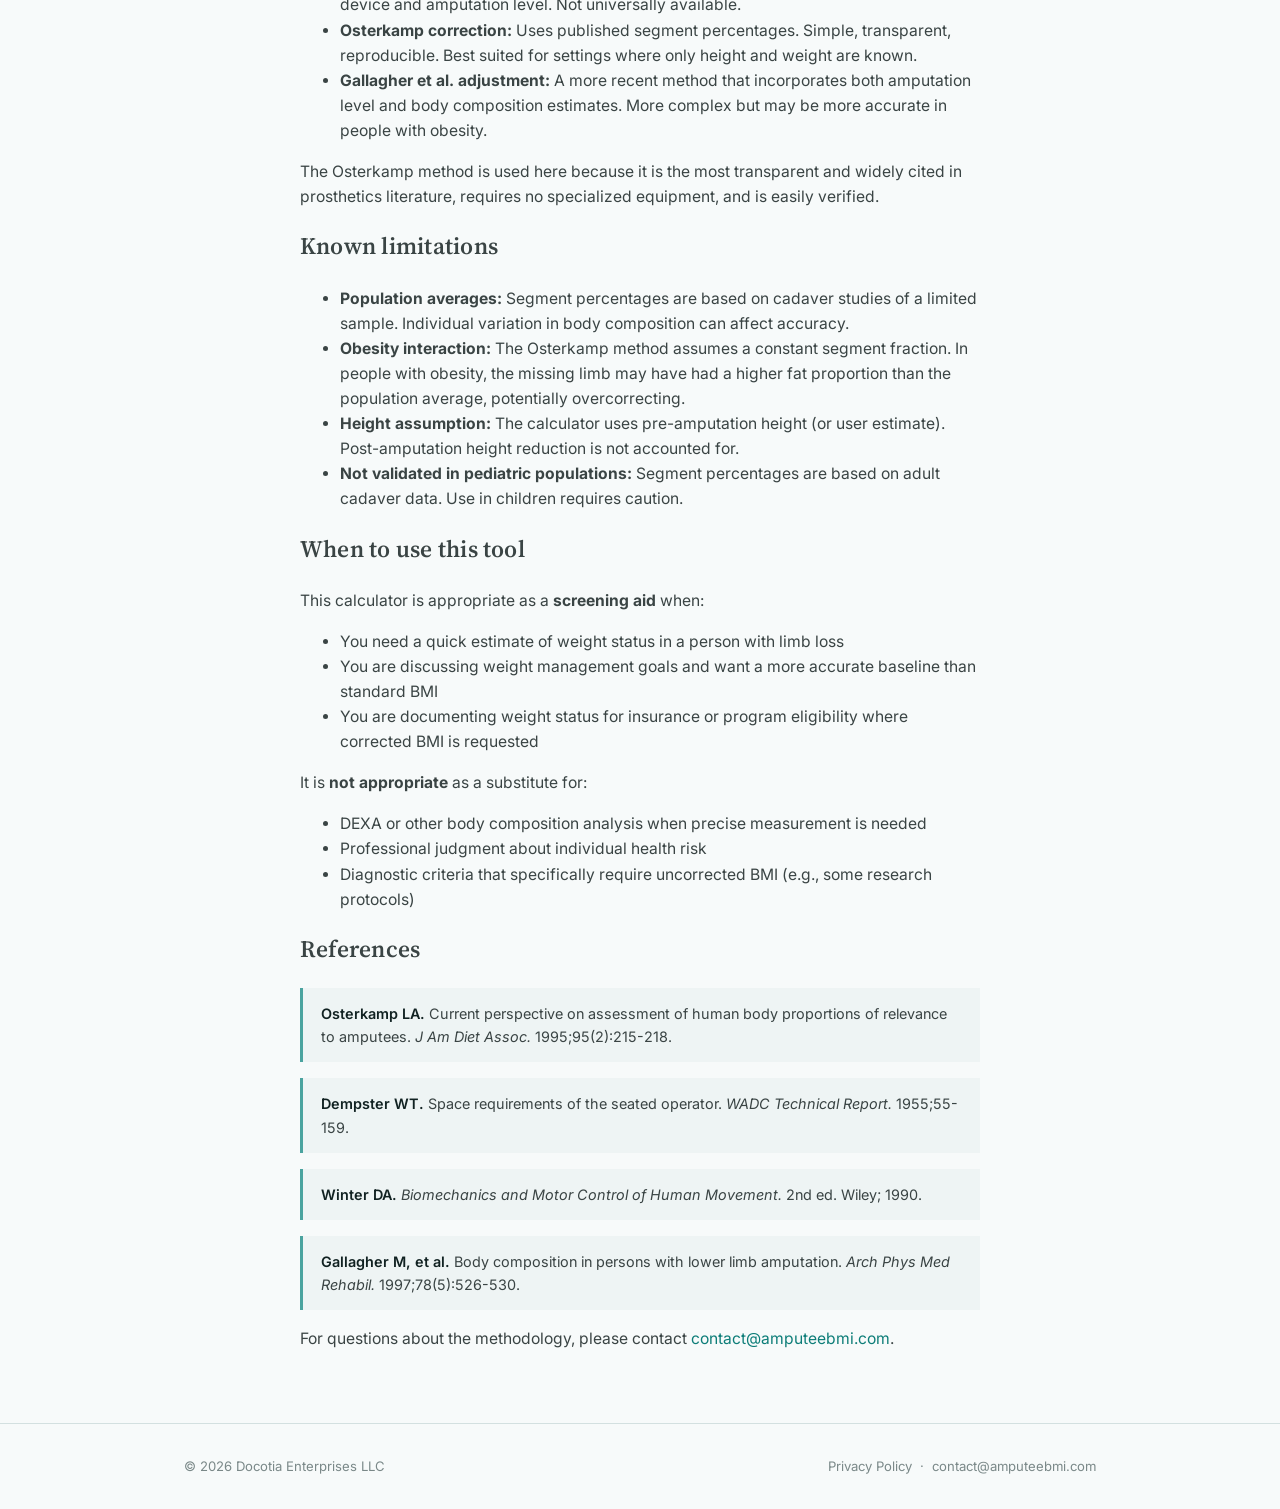
<file: for-clinicians.html>
<!DOCTYPE html>
<html lang="en">
<head>
<meta charset="UTF-8">
<meta name="viewport" content="width=device-width, initial-scale=1.0">
<title>For Clinicians — Amputee BMI Calculator</title>
<meta name="description" content="Technical details on the BMI correction method, its validation, and appropriate use. Written for physicians, dietitians, prosthetists, and rehabilitation specialists.">
<link rel="preconnect" href="https://fonts.googleapis.com">
<link href="https://fonts.googleapis.com/css2?family=Source+Serif+4:opsz,wght@8..60,400;8..60,600;8..60,700&family=Inter:wght@400;500;600;700&display=swap" rel="stylesheet">
<link rel="stylesheet" href="style.css">
<link rel="canonical" href="https://amputeebmi.com/for-clinicians.html">
<meta property="og:type" content="website">
<meta property="og:site_name" content="Amputee BMI Calculator">
<meta property="og:url" content="https://amputeebmi.com/for-clinicians.html">
<meta property="og:title" content="For Clinicians — Amputee BMI Calculator">
<meta property="og:description" content="Technical details on the BMI correction method, its validation, and appropriate use.">
<meta name="twitter:card" content="summary">
<meta name="twitter:title" content="For Clinicians — Amputee BMI Calculator">
<meta name="twitter:description" content="Technical details on the BMI correction method, its validation, and appropriate use.">
<script async src="https://pagead2.googlesyndication.com/pagead/js/adsbygoogle.js?client=ca-pub-5520987806174466" crossorigin="anonymous"></script>
</head>
<body>

<header class="site">
  <div class="bar">
    <div class="brand">
      <span class="name"><strong>Amputee</strong>BMI</span>
    </div>
    <nav class="primary">
      <a href="index.html">Calculator</a>
      <a href="about.html">Why It Matters</a>
      <a href="research.html">Research &amp; Method</a>
      <a href="faq.html">FAQ</a>
      <a href="for-clinicians.html" class="active">For Clinicians</a>
      <a href="blog/">Articles</a>
      <a href="privacy.html">Privacy</a>
    </nav>
  </div>
</header>

<section class="hero">
  <div class="wrap">
    <span class="tag">Clinical reference</span>
    <h1>For clinicians</h1>
    <p class="lede">Technical details on the correction method, its validation, and appropriate application.</p>
  </div>
</section>

<section class="info">
  <div class="wrap">
    <div class="info-body">
      <p>Body mass index is used as a screening tool for weight-related health risk, a criterion for certain interventions (e.g., bariatric surgery eligibility, insurance coverage of medical nutrition therapy), and a metric in research. In people with limb loss, uncorrected BMI systematically underestimates adiposity because the denominator (height&sup2;) assumes an intact body while the numerator (weight) reflects only the remaining mass.</p>

      <p>Failure to correct can result in:</p>
      <ul>
        <li>Delayed referral for weight management in people who would qualify</li>
        <li>Inappropriate denial of services tied to BMI thresholds</li>
        <li>Underestimation of cardiovascular risk in a population already at elevated risk</li>
      </ul>

      <h2>The correction method</h2>
      <p>This calculator applies the Osterkamp (1995) correction, which uses body-segment weight percentages derived from cadaver-based anthropometric studies (Dempster, 1955; Winter, 1990). The formula is:</p>
      <div class="formula-box">
        <p><code>Corrected BMI = (Measured Weight / Height&sup2;) / (1 &minus; Missing Fraction)</code></p>
      </div>
      <p>Where <em>Missing Fraction</em> is the sum of segment percentages for all absent limb segments. For unilateral amputation, this is the single segment percentage. For bilateral or multi-limb amputation, the fractions are additive.</p>

      <h2>Segment weight percentages used</h2>
      <table class="segment-table">
        <thead>
          <tr><th>Amputation level</th><th>Segment terminology</th><th>% Total Body Mass (single)</th></tr>
        </thead>
        <tbody>
          <tr><td>Hand</td><td>Partial hand / metacarpal</td><td>0.7%</td></tr>
          <tr><td>Below-elbow</td><td>Transradial</td><td>2.3%</td></tr>
          <tr><td>Above-elbow</td><td>Transhumeral</td><td>6.5%</td></tr>
          <tr><td>Foot</td><td>Partial foot / Syme's</td><td>1.5%</td></tr>
          <tr><td>Below-knee</td><td>Transtibial</td><td>5.9%</td></tr>
          <tr><td>Above-knee</td><td>Transfemoral</td><td>16.3%</td></tr>
          <tr><td>Hip disarticulation</td><td>&mdash;</td><td>18.5%</td></tr>
        </tbody>
      </table>

      <h2>Comparison to alternative approaches</h2>
      <ul>
        <li><strong>Direct segment weighing (Dempster, 1955):</strong> Gold standard, requires specialized equipment. Not practical for routine use.</li>
        <li><strong>Bioelectrical impedance analysis (BIA):</strong> Increasingly used, but accuracy varies by device and amputation level. Not universally available.</li>
        <li><strong>Osterkamp correction:</strong> Uses published segment percentages. Simple, transparent, reproducible. Best suited for settings where only height and weight are known.</li>
        <li><strong>Gallagher et al. adjustment:</strong> A more recent method that incorporates both amputation level and body composition estimates. More complex but may be more accurate in people with obesity.</li>
      </ul>
      <p>The Osterkamp method is used here because it is the most transparent and widely cited in prosthetics literature, requires no specialized equipment, and is easily verified.</p>

      <h2>Known limitations</h2>
      <ul>
        <li><strong>Population averages:</strong> Segment percentages are based on cadaver studies of a limited sample. Individual variation in body composition can affect accuracy.</li>
        <li><strong>Obesity interaction:</strong> The Osterkamp method assumes a constant segment fraction. In people with obesity, the missing limb may have had a higher fat proportion than the population average, potentially overcorrecting.</li>
        <li><strong>Height assumption:</strong> The calculator uses pre-amputation height (or user estimate). Post-amputation height reduction is not accounted for.</li>
        <li><strong>Not validated in pediatric populations:</strong> Segment percentages are based on adult cadaver data. Use in children requires caution.</li>
      </ul>

      <h2>When to use this tool</h2>
      <p>This calculator is appropriate as a <strong>screening aid</strong> when:</p>
      <ul>
        <li>You need a quick estimate of weight status in a person with limb loss</li>
        <li>You are discussing weight management goals and want a more accurate baseline than standard BMI</li>
        <li>You are documenting weight status for insurance or program eligibility where corrected BMI is requested</li>
      </ul>
      <p>It is <strong>not appropriate</strong> as a substitute for:</p>
      <ul>
        <li>DEXA or other body composition analysis when precise measurement is needed</li>
        <li>Professional judgment about individual health risk</li>
        <li>Diagnostic criteria that specifically require uncorrected BMI (e.g., some research protocols)</li>
      </ul>

      <h2>References</h2>
      <ul class="citation-list">
        <li><span class="cite-title">Osterkamp LA.</span> Current perspective on assessment of human body proportions of relevance to amputees. <em>J Am Diet Assoc.</em> 1995;95(2):215-218.</li>
        <li><span class="cite-title">Dempster WT.</span> Space requirements of the seated operator. <em>WADC Technical Report.</em> 1955;55-159.</li>
        <li><span class="cite-title">Winter DA.</span> <em>Biomechanics and Motor Control of Human Movement.</em> 2nd ed. Wiley; 1990.</li>
        <li><span class="cite-title">Gallagher M, et al.</span> Body composition in persons with lower limb amputation. <em>Arch Phys Med Rehabil.</em> 1997;78(5):526-530.</li>
      </ul>

      <p>For questions about the methodology, please contact <a href="mailto:contact@amputeebmi.com">contact@amputeebmi.com</a>.</p>
    </div>
  </div>
</section>

<footer class="site">
  <div class="wrap">
    <span>&copy; 2026 Docotia Enterprises LLC</span>
    <span>
      <a href="privacy.html">Privacy Policy</a> &nbsp;&middot;&nbsp;
      <a href="mailto:contact@amputeebmi.com">contact@amputeebmi.com</a>
    </span>
  </div>
</footer>

</body>
</html>
</file>
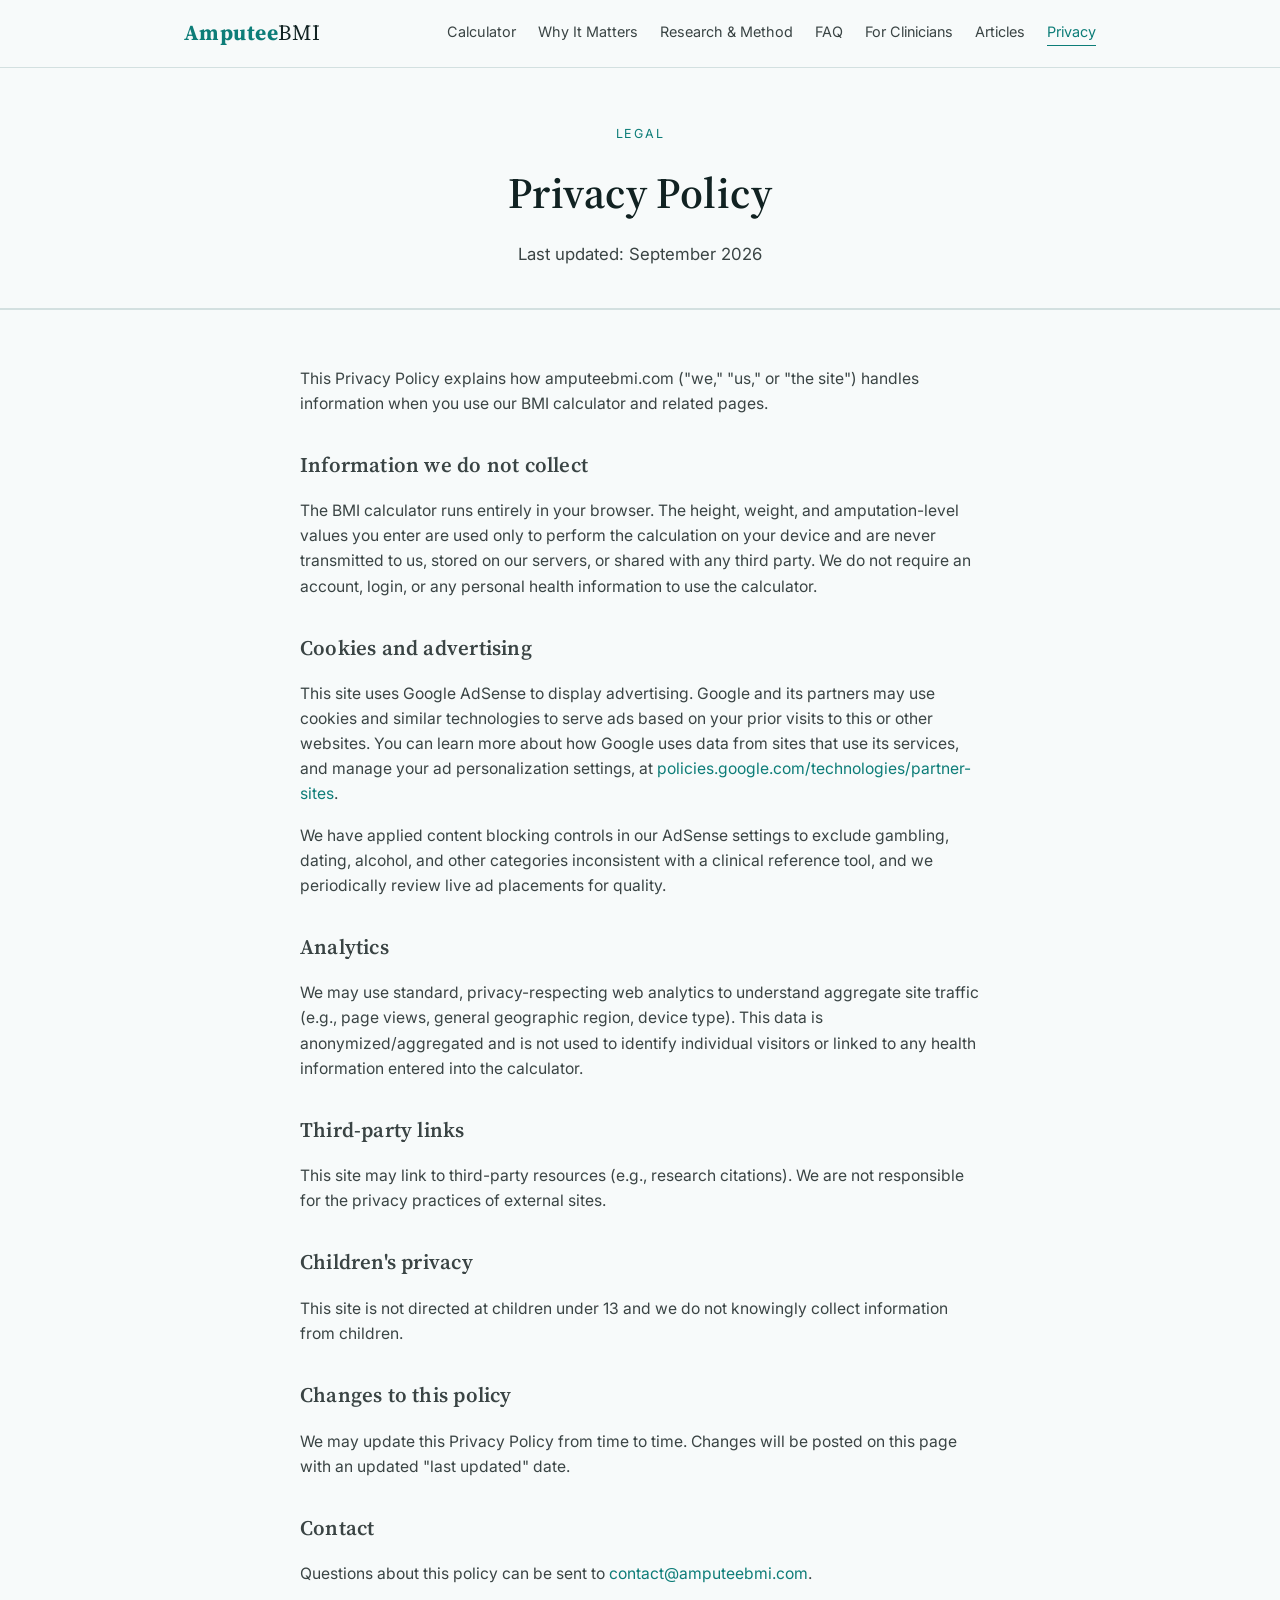
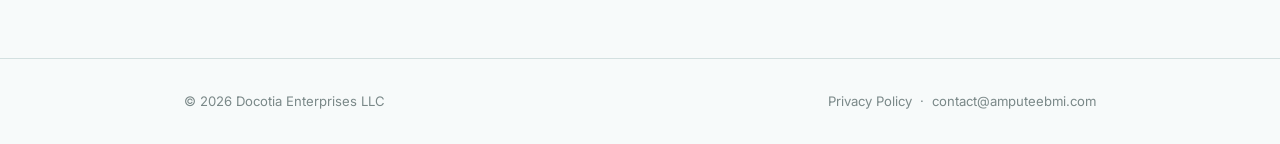
<file: privacy.html>
<!DOCTYPE html>
<html lang="en">
<head>
<meta charset="UTF-8">
<meta name="viewport" content="width=device-width, initial-scale=1.0">
<title>Privacy Policy — Amputee BMI Calculator</title>
<meta name="description" content="Privacy policy for amputeebmi.com — how we handle data, cookies, and advertising.">
<link rel="preconnect" href="https://fonts.googleapis.com">
<link href="https://fonts.googleapis.com/css2?family=Source+Serif+4:opsz,wght@8..60,400;8..60,600;8..60,700&family=Inter:wght@400;500;600;700&display=swap" rel="stylesheet">
<link rel="stylesheet" href="style.css">
<link rel="canonical" href="https://amputeebmi.com/privacy">
<meta property="og:type" content="website">
<meta property="og:site_name" content="Amputee BMI Calculator">
<meta property="og:url" content="https://amputeebmi.com/privacy">
<meta property="og:title" content="Privacy Policy — Amputee BMI Calculator">
<meta property="og:description" content="Privacy policy for amputeebmi.com — how we handle data, cookies, and advertising.">
<meta name="twitter:card" content="summary">
<meta name="twitter:title" content="Privacy Policy — Amputee BMI Calculator">
<meta name="twitter:description" content="Privacy policy for amputeebmi.com — how we handle data, cookies, and advertising.">
<script async src="https://pagead2.googlesyndication.com/pagead/js/adsbygoogle.js?client=ca-pub-5520987806174466"
     crossorigin="anonymous"></script>
</head>
<body>

<header class="site">
  <div class="bar">
    <div class="brand">
      <span class="name"><strong>Amputee</strong>BMI</span>
    </div>
    <nav class="primary">
      <a href="index.html">Calculator</a>
      <a href="about.html">Why It Matters</a>
      <a href="research.html">Research &amp; Method</a>
      <a href="faq.html">FAQ</a>
      <a href="for-clinicians.html">For Clinicians</a>
      <a href="blog/">Articles</a>
      <a href="privacy.html" class="active">Privacy</a>
    </nav>
  </div>
</header>

<section class="hero">
  <div class="wrap">
    <span class="tag">Legal</span>
    <h1>Privacy Policy</h1>
    <p class="lede">Last updated: September 2026</p>
  </div>
</section>

<section class="info">
  <div class="wrap">
    <div class="info-body">
      <p>This Privacy Policy explains how amputeebmi.com ("we," "us," or "the site") handles information when you use our BMI calculator and related pages.</p>

      <h2 style="font-size:1.3rem;margin-top:32px;">Information we do not collect</h2>
      <p>The BMI calculator runs entirely in your browser. The height, weight, and amputation-level values you enter are used only to perform the calculation on your device and are never transmitted to us, stored on our servers, or shared with any third party. We do not require an account, login, or any personal health information to use the calculator.</p>

      <h2 style="font-size:1.3rem;margin-top:32px;">Cookies and advertising</h2>
      <p>This site uses Google AdSense to display advertising. Google and its partners may use cookies and similar technologies to serve ads based on your prior visits to this or other websites. You can learn more about how Google uses data from sites that use its services, and manage your ad personalization settings, at <a href="https://policies.google.com/technologies/partner-sites" target="_blank" rel="noopener">policies.google.com/technologies/partner-sites</a>.</p>
      <p>We have applied content blocking controls in our AdSense settings to exclude gambling, dating, alcohol, and other categories inconsistent with a clinical reference tool, and we periodically review live ad placements for quality.</p>

      <h2 style="font-size:1.3rem;margin-top:32px;">Analytics</h2>
      <p>We may use standard, privacy-respecting web analytics to understand aggregate site traffic (e.g., page views, general geographic region, device type). This data is anonymized/aggregated and is not used to identify individual visitors or linked to any health information entered into the calculator.</p>

      <h2 style="font-size:1.3rem;margin-top:32px;">Third-party links</h2>
      <p>This site may link to third-party resources (e.g., research citations). We are not responsible for the privacy practices of external sites.</p>

      <h2 style="font-size:1.3rem;margin-top:32px;">Children's privacy</h2>
      <p>This site is not directed at children under 13 and we do not knowingly collect information from children.</p>

      <h2 style="font-size:1.3rem;margin-top:32px;">Changes to this policy</h2>
      <p>We may update this Privacy Policy from time to time. Changes will be posted on this page with an updated "last updated" date.</p>

      <h2 style="font-size:1.3rem;margin-top:32px;">Contact</h2>
      <p>Questions about this policy can be sent to <a href="mailto:contact@amputeebmi.com">contact@amputeebmi.com</a>.</p>
    </div>
  </div>
</section>

<footer class="site">
  <div class="wrap">
    <span>&copy; 2026 Docotia Enterprises LLC</span>
    <span>
      <a href="privacy.html">Privacy Policy</a> &nbsp;&middot;&nbsp;
      <a href="mailto:contact@amputeebmi.com">contact@amputeebmi.com</a>
    </span>
  </div>
</footer>

</body>
</html>
</file>
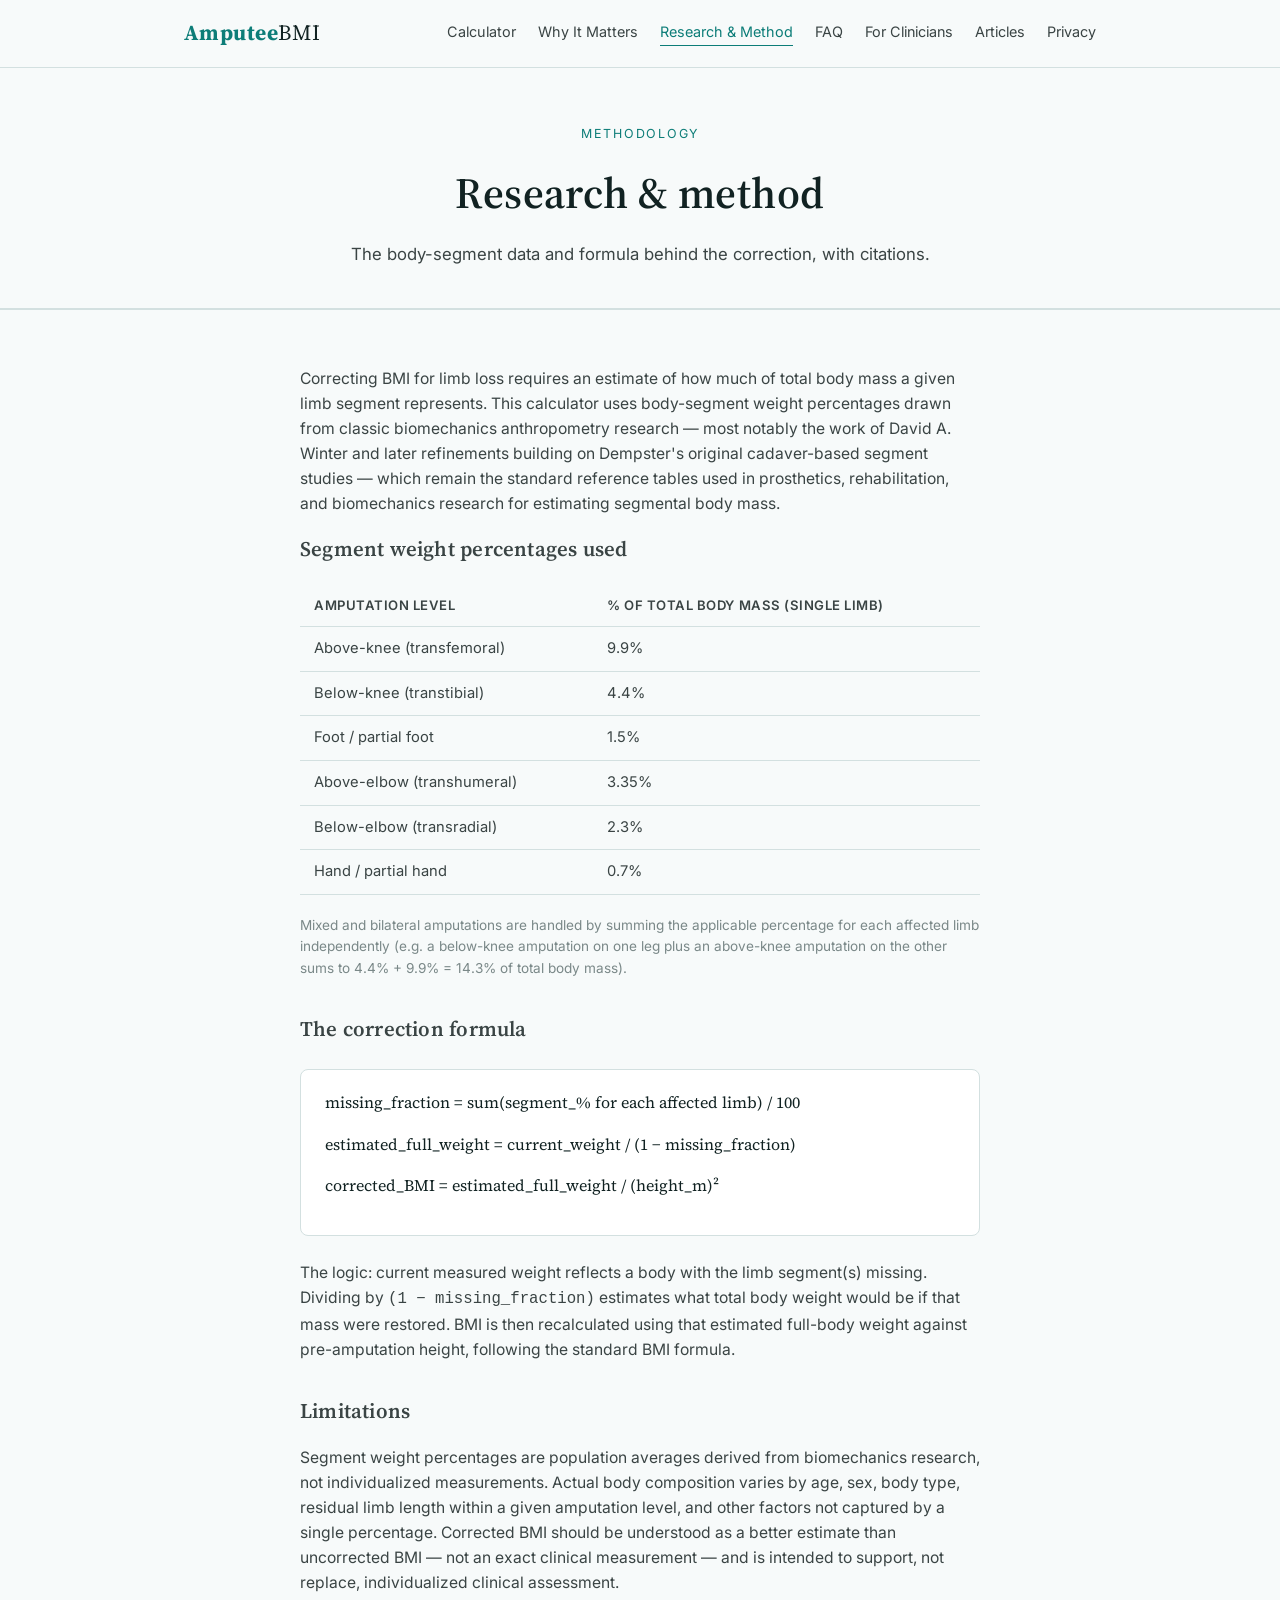
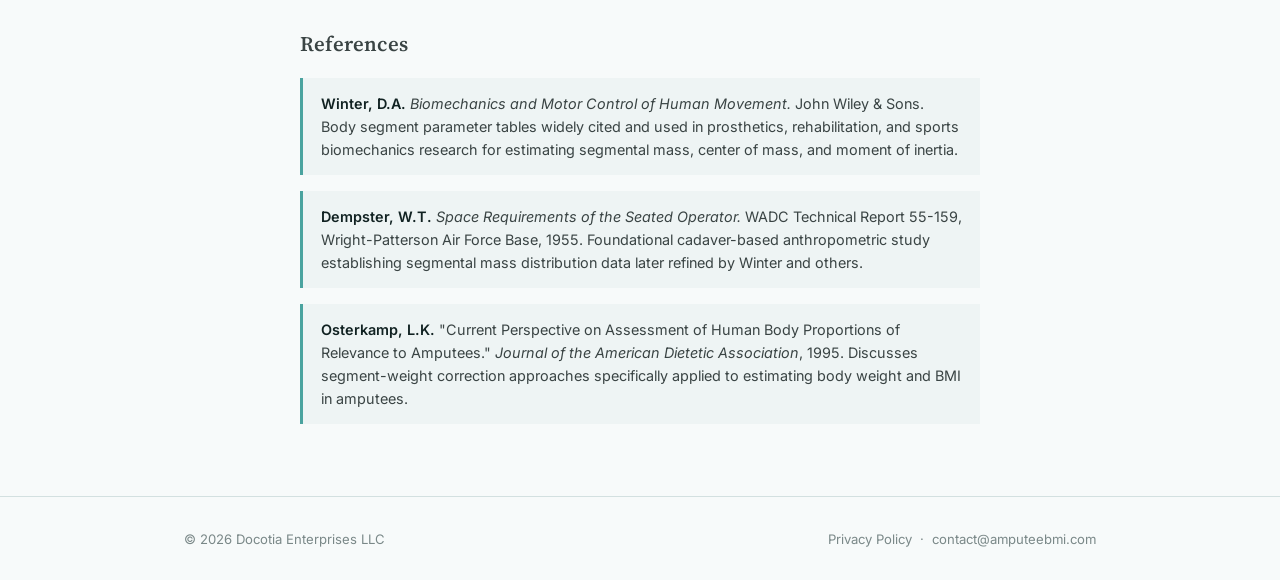
<file: research.html>
<!DOCTYPE html>
<html lang="en">
<head>
<meta charset="UTF-8">
<meta name="viewport" content="width=device-width, initial-scale=1.0">
<title>Research &amp; Method — Amputee BMI Calculator</title>
<meta name="description" content="The body-segment weight tables and formula behind the amputee-corrected BMI calculator, with citations to the underlying biomechanics research.">
<link rel="preconnect" href="https://fonts.googleapis.com">
<link href="https://fonts.googleapis.com/css2?family=Source+Serif+4:opsz,wght@8..60,400;8..60,600;8..60,700&family=Inter:wght@400;500;600;700&display=swap" rel="stylesheet">
<link rel="stylesheet" href="style.css">
<link rel="canonical" href="https://amputeebmi.com/research">
<meta property="og:type" content="website">
<meta property="og:site_name" content="Amputee BMI Calculator">
<meta property="og:url" content="https://amputeebmi.com/research">
<meta property="og:title" content="Research & Method — Amputee BMI Calculator">
<meta property="og:description" content="The body-segment weight tables and formula behind the amputee-corrected BMI calculator, with citations to the underlying biomechanics research.">
<meta name="twitter:card" content="summary">
<meta name="twitter:title" content="Research & Method — Amputee BMI Calculator">
<meta name="twitter:description" content="The body-segment weight tables and formula behind the amputee-corrected BMI calculator, with citations to the underlying biomechanics research.">
<script async src="https://pagead2.googlesyndication.com/pagead/js/adsbygoogle.js?client=ca-pub-5520987806174466"
     crossorigin="anonymous"></script>
</head>
<body>

<header class="site">
  <div class="bar">
    <div class="brand">
      <span class="name"><strong>Amputee</strong>BMI</span>
    </div>
    <nav class="primary">
      <a href="index.html">Calculator</a>
      <a href="about.html">Why It Matters</a>
      <a href="research.html" class="active">Research &amp; Method</a>
      <a href="faq.html">FAQ</a>
      <a href="for-clinicians.html">For Clinicians</a>
      <a href="blog/">Articles</a>
      <a href="privacy.html">Privacy</a>
    </nav>
  </div>
</header>

<section class="hero">
  <div class="wrap">
    <span class="tag">Methodology</span>
    <h1>Research &amp; method</h1>
    <p class="lede">The body-segment data and formula behind the correction, with citations.</p>
  </div>
</section>

<section class="info">
  <div class="wrap">
    <div class="info-body">
      <p>Correcting BMI for limb loss requires an estimate of how much of total body mass a given limb segment represents. This calculator uses body-segment weight percentages drawn from classic biomechanics anthropometry research — most notably the work of David A. Winter and later refinements building on Dempster's original cadaver-based segment studies — which remain the standard reference tables used in prosthetics, rehabilitation, and biomechanics research for estimating segmental body mass.</p>

      <h2 style="font-size:1.3rem;margin-top:8px;">Segment weight percentages used</h2>
      <table class="segment-table">
        <thead>
          <tr><th>Amputation level</th><th>% of total body mass (single limb)</th></tr>
        </thead>
        <tbody>
          <tr><td>Above-knee (transfemoral)</td><td>9.9%</td></tr>
          <tr><td>Below-knee (transtibial)</td><td>4.4%</td></tr>
          <tr><td>Foot / partial foot</td><td>1.5%</td></tr>
          <tr><td>Above-elbow (transhumeral)</td><td>3.35%</td></tr>
          <tr><td>Below-elbow (transradial)</td><td>2.3%</td></tr>
          <tr><td>Hand / partial hand</td><td>0.7%</td></tr>
        </tbody>
      </table>
      <p style="font-size:.85rem;color:var(--gray);">Mixed and bilateral amputations are handled by summing the applicable percentage for each affected limb independently (e.g. a below-knee amputation on one leg plus an above-knee amputation on the other sums to 4.4% + 9.9% = 14.3% of total body mass).</p>

      <h2 style="font-size:1.3rem;margin-top:32px;">The correction formula</h2>
      <div class="formula-box">
        <p><code>missing_fraction = sum(segment_% for each affected limb) / 100</code></p>
        <p><code>estimated_full_weight = current_weight / (1 − missing_fraction)</code></p>
        <p><code>corrected_BMI = estimated_full_weight / (height_m)²</code></p>
      </div>
      <p>The logic: current measured weight reflects a body with the limb segment(s) missing. Dividing by <code>(1 − missing_fraction)</code> estimates what total body weight would be if that mass were restored. BMI is then recalculated using that estimated full-body weight against pre-amputation height, following the standard BMI formula.</p>

      <h2 style="font-size:1.3rem;margin-top:32px;">Limitations</h2>
      <p>Segment weight percentages are population averages derived from biomechanics research, not individualized measurements. Actual body composition varies by age, sex, body type, residual limb length within a given amputation level, and other factors not captured by a single percentage. Corrected BMI should be understood as a better estimate than uncorrected BMI — not an exact clinical measurement — and is intended to support, not replace, individualized clinical assessment.</p>

      <h2 style="font-size:1.3rem;margin-top:32px;">References</h2>
      <ul class="citation-list">
        <li><span class="cite-title">Winter, D.A.</span> <em>Biomechanics and Motor Control of Human Movement.</em> John Wiley &amp; Sons. Body segment parameter tables widely cited and used in prosthetics, rehabilitation, and sports biomechanics research for estimating segmental mass, center of mass, and moment of inertia.</li>
        <li><span class="cite-title">Dempster, W.T.</span> <em>Space Requirements of the Seated Operator.</em> WADC Technical Report 55-159, Wright-Patterson Air Force Base, 1955. Foundational cadaver-based anthropometric study establishing segmental mass distribution data later refined by Winter and others.</li>
        <li><span class="cite-title">Osterkamp, L.K.</span> "Current Perspective on Assessment of Human Body Proportions of Relevance to Amputees." <em>Journal of the American Dietetic Association</em>, 1995. Discusses segment-weight correction approaches specifically applied to estimating body weight and BMI in amputees.</li>
      </ul>
    </div>
  </div>
</section>

<footer class="site">
  <div class="wrap">
    <span>&copy; 2026 Docotia Enterprises LLC</span>
    <span>
      <a href="privacy.html">Privacy Policy</a> &nbsp;&middot;&nbsp;
      <a href="mailto:contact@amputeebmi.com">contact@amputeebmi.com</a>
    </span>
  </div>
</footer>

</body>
</html>
</file>
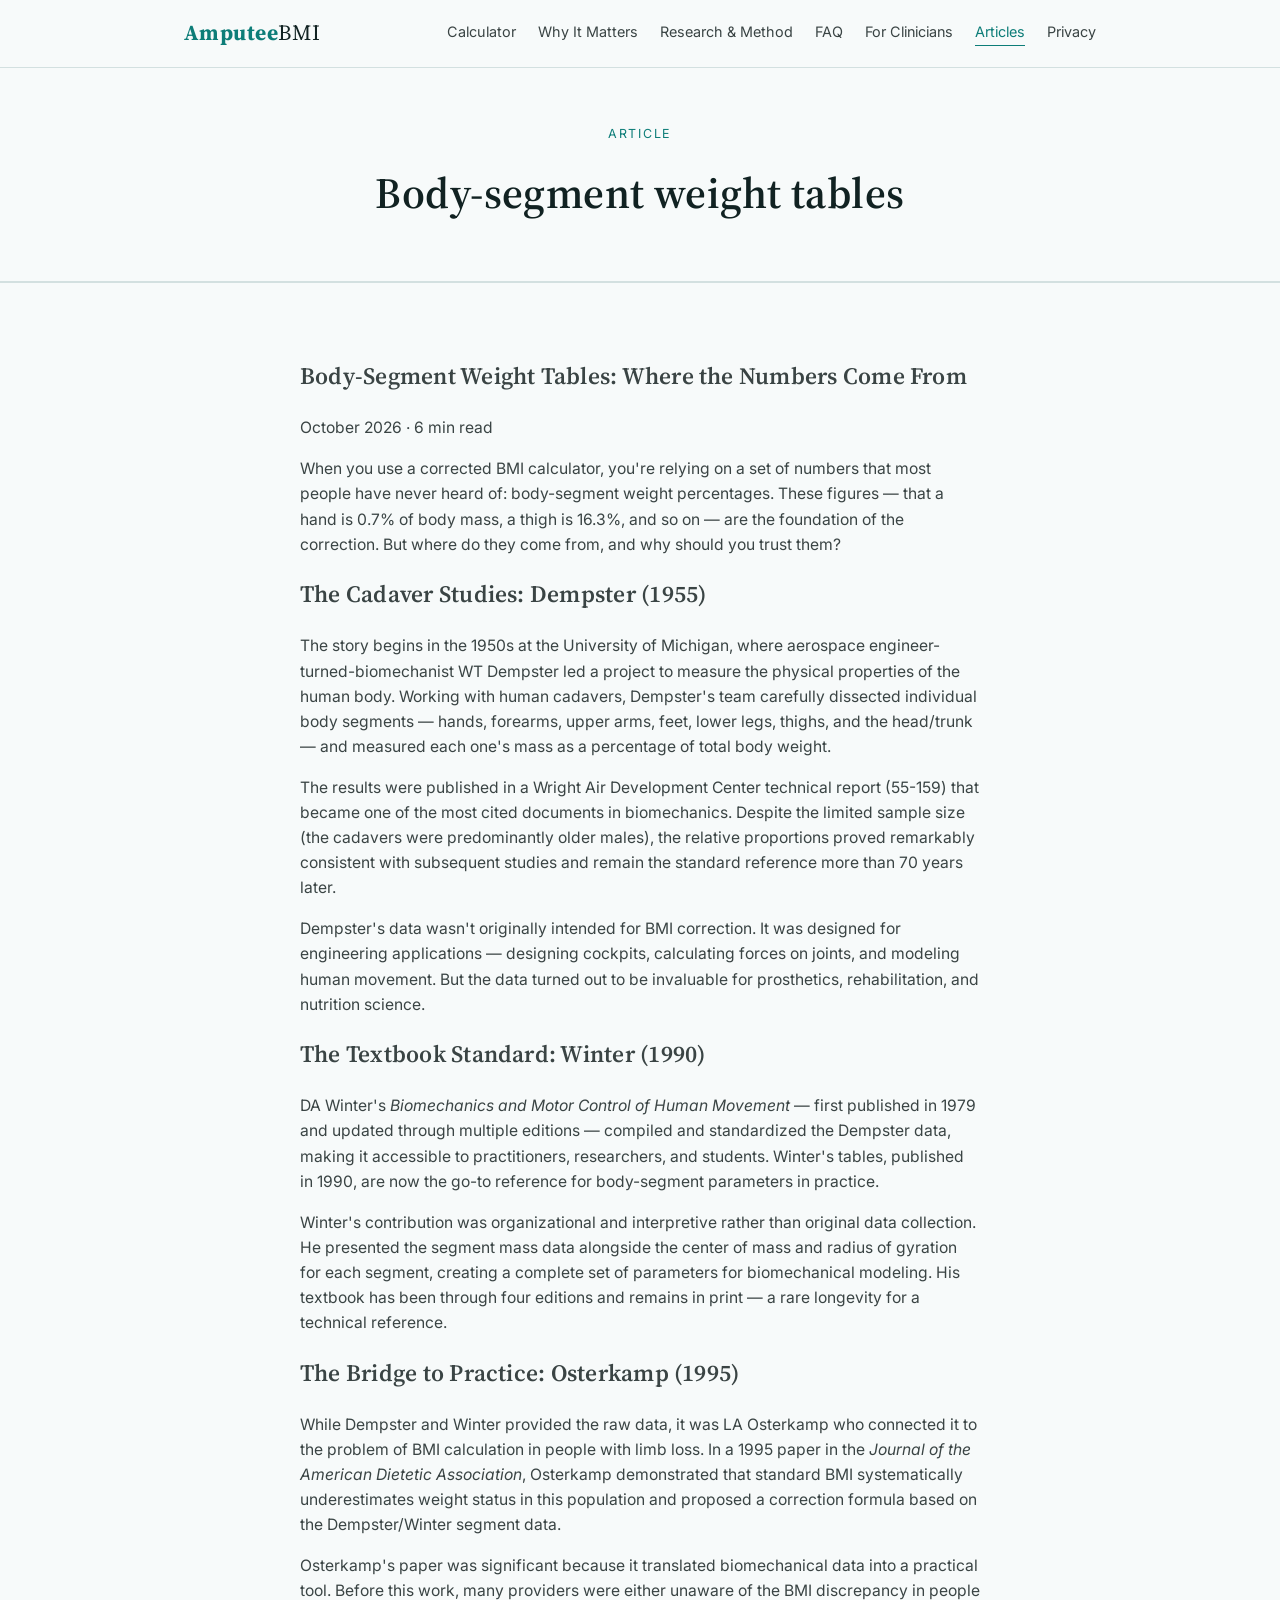
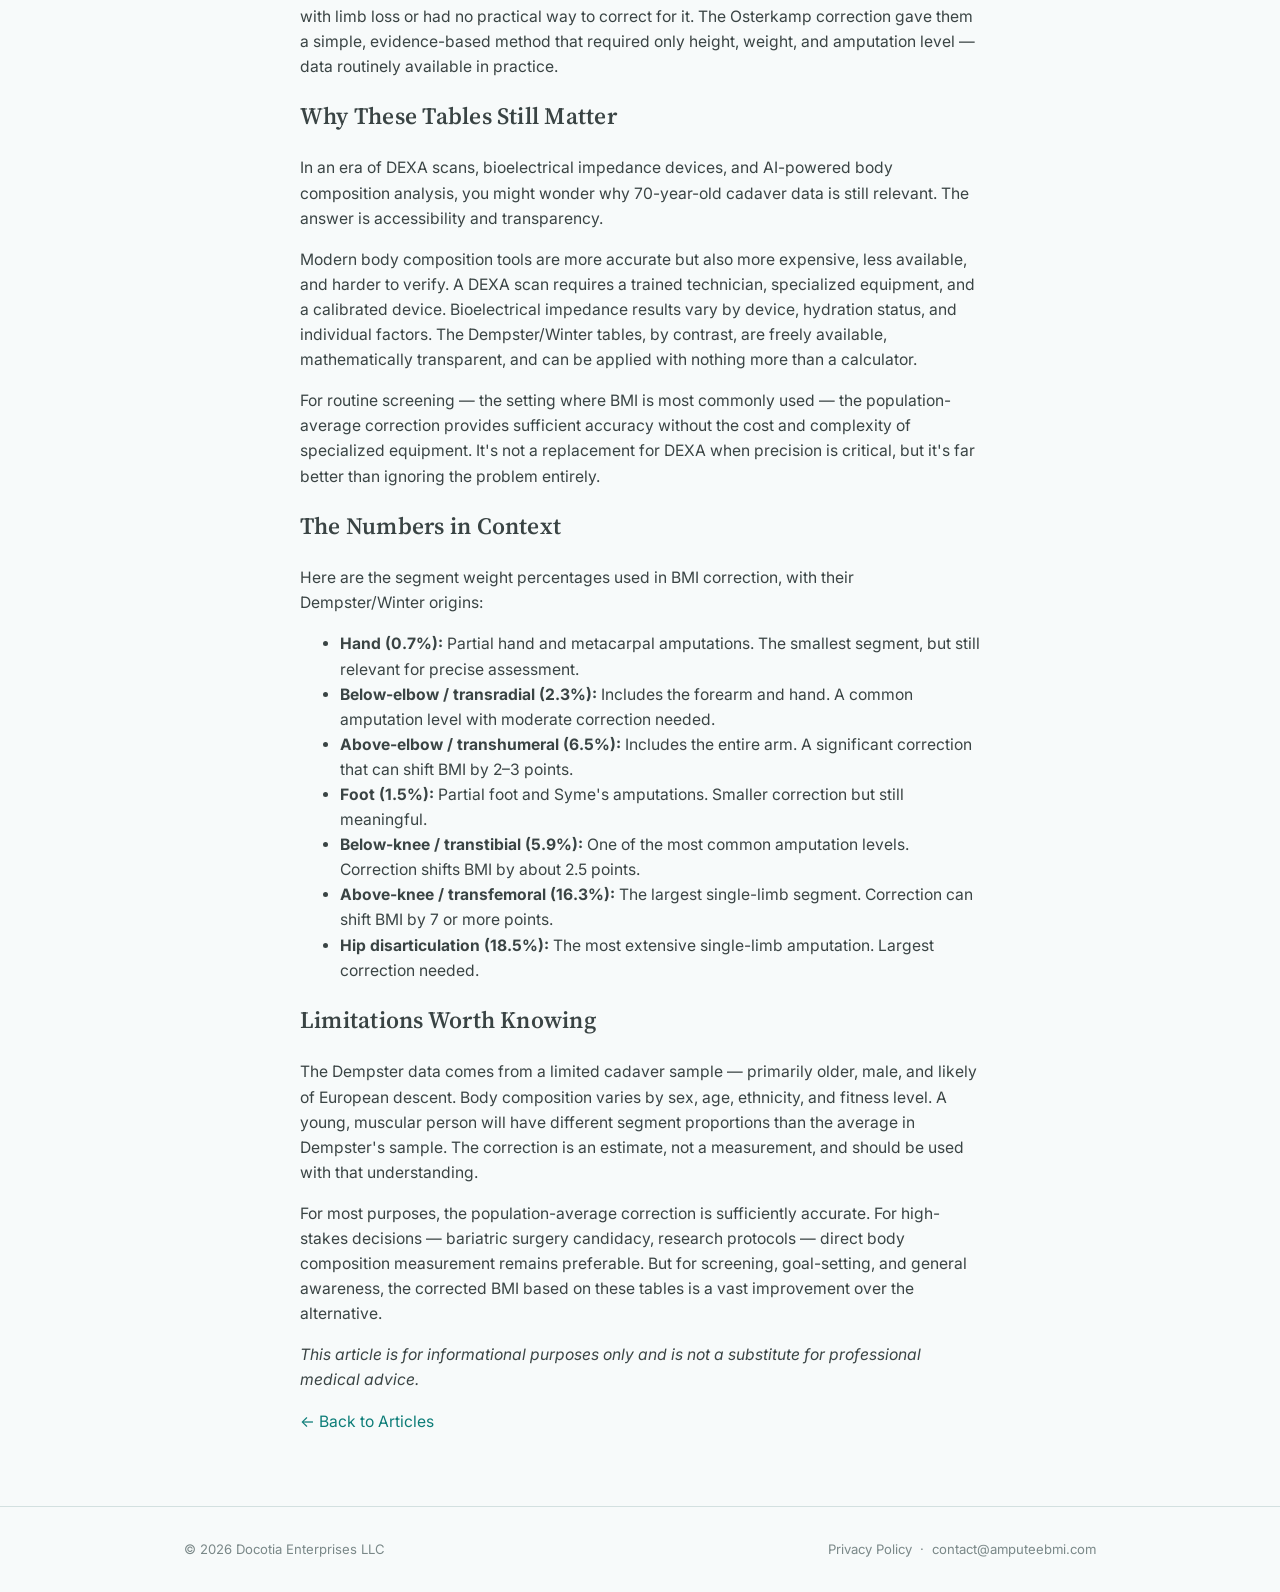
<file: blog/body-segment-weight-tables-explained.html>
<!DOCTYPE html>
<html lang="en">
<head>
<meta charset="UTF-8">
<meta name="viewport" content="width=device-width, initial-scale=1.0">
<title>Body-Segment Weight Tables: Where the Numbers Come From</title>
<meta name="description" content="The science behind the correction method — from 1950s cadaver studies to modern prosthetics research.">
<link rel="preconnect" href="https://fonts.googleapis.com">
<link href="https://fonts.googleapis.com/css2?family=Source+Serif+4:opsz,wght@8..60,400;8..60,600;8..60,700&family=Inter:wght@400;500;600;700&display=swap" rel="stylesheet">
<link rel="stylesheet" href="../style.css">
<link rel="canonical" href="https://amputeebmi.com/blog/body-segment-weight-tables-explained.html">
<meta property="og:type" content="article">
<meta property="og:site_name" content="Amputee BMI Calculator">
<meta property="og:url" content="https://amputeebmi.com/blog/body-segment-weight-tables-explained.html">
<meta property="og:title" content="Body-Segment Weight Tables: Where the Numbers Come From">
<meta property="og:description" content="The science behind the correction method — from 1950s cadaver studies to modern prosthetics research.">
<meta name="twitter:card" content="summary">
<meta name="twitter:title" content="Body-Segment Weight Tables: Where the Numbers Come From">
<meta name="twitter:description" content="The science behind the correction method — from 1950s cadaver studies to modern prosthetics research.">
<script async src="https://pagead2.googlesyndication.com/pagead/js/adsbygoogle.js?client=ca-pub-5520987806174466" crossorigin="anonymous"></script>
</head>
<body>

<header class="site">
  <div class="bar">
    <div class="brand">
      <span class="name"><strong>Amputee</strong>BMI</span>
    </div>
    <nav class="primary">
      <a href="../index.html">Calculator</a>
      <a href="../about.html">Why It Matters</a>
      <a href="../research.html">Research &amp; Method</a>
      <a href="../faq.html">FAQ</a>
      <a href="../for-clinicians.html">For Clinicians</a>
      <a href="../blog/" class="active">Articles</a>
      <a href="../privacy.html">Privacy</a>
    </nav>
  </div>
</header>

<section class="hero">
  <div class="wrap">
    <span class="tag">Article</span>
    <h1>Body-segment weight tables</h1>
  </div>
</section>

<section class="info">
  <div class="wrap">
    <div class="info-body">
<h1>Body-Segment Weight Tables: Where the Numbers Come From</h1>
<p class="article-meta">October 2026 &middot; 6 min read</p>

<p>When you use a corrected BMI calculator, you're relying on a set of numbers that most people have never heard of: body-segment weight percentages. These figures — that a hand is 0.7% of body mass, a thigh is 16.3%, and so on — are the foundation of the correction. But where do they come from, and why should you trust them?</p>

<h2>The Cadaver Studies: Dempster (1955)</h2>
<p>The story begins in the 1950s at the University of Michigan, where aerospace engineer-turned-biomechanist WT Dempster led a project to measure the physical properties of the human body. Working with human cadavers, Dempster's team carefully dissected individual body segments — hands, forearms, upper arms, feet, lower legs, thighs, and the head/trunk — and measured each one's mass as a percentage of total body weight.</p>
<p>The results were published in a Wright Air Development Center technical report (55-159) that became one of the most cited documents in biomechanics. Despite the limited sample size (the cadavers were predominantly older males), the relative proportions proved remarkably consistent with subsequent studies and remain the standard reference more than 70 years later.</p>
<p>Dempster's data wasn't originally intended for BMI correction. It was designed for engineering applications — designing cockpits, calculating forces on joints, and modeling human movement. But the data turned out to be invaluable for prosthetics, rehabilitation, and nutrition science.</p>

<h2>The Textbook Standard: Winter (1990)</h2>
<p>DA Winter's <em>Biomechanics and Motor Control of Human Movement</em> — first published in 1979 and updated through multiple editions — compiled and standardized the Dempster data, making it accessible to practitioners, researchers, and students. Winter's tables, published in 1990, are now the go-to reference for body-segment parameters in practice.</p>
<p>Winter's contribution was organizational and interpretive rather than original data collection. He presented the segment mass data alongside the center of mass and radius of gyration for each segment, creating a complete set of parameters for biomechanical modeling. His textbook has been through four editions and remains in print — a rare longevity for a technical reference.</p>

<h2>The Bridge to Practice: Osterkamp (1995)</h2>
<p>While Dempster and Winter provided the raw data, it was LA Osterkamp who connected it to the problem of BMI calculation in people with limb loss. In a 1995 paper in the <em>Journal of the American Dietetic Association</em>, Osterkamp demonstrated that standard BMI systematically underestimates weight status in this population and proposed a correction formula based on the Dempster/Winter segment data.</p>
<p>Osterkamp's paper was significant because it translated biomechanical data into a practical tool. Before this work, many providers were either unaware of the BMI discrepancy in people with limb loss or had no practical way to correct for it. The Osterkamp correction gave them a simple, evidence-based method that required only height, weight, and amputation level — data routinely available in practice.</p>

<h2>Why These Tables Still Matter</h2>
<p>In an era of DEXA scans, bioelectrical impedance devices, and AI-powered body composition analysis, you might wonder why 70-year-old cadaver data is still relevant. The answer is accessibility and transparency.</p>
<p>Modern body composition tools are more accurate but also more expensive, less available, and harder to verify. A DEXA scan requires a trained technician, specialized equipment, and a calibrated device. Bioelectrical impedance results vary by device, hydration status, and individual factors. The Dempster/Winter tables, by contrast, are freely available, mathematically transparent, and can be applied with nothing more than a calculator.</p>
<p>For routine screening — the setting where BMI is most commonly used — the population-average correction provides sufficient accuracy without the cost and complexity of specialized equipment. It's not a replacement for DEXA when precision is critical, but it's far better than ignoring the problem entirely.</p>

<h2>The Numbers in Context</h2>
<p>Here are the segment weight percentages used in BMI correction, with their Dempster/Winter origins:</p>
<ul>
<li><strong>Hand (0.7%):</strong> Partial hand and metacarpal amputations. The smallest segment, but still relevant for precise assessment.</li>
<li><strong>Below-elbow / transradial (2.3%):</strong> Includes the forearm and hand. A common amputation level with moderate correction needed.</li>
<li><strong>Above-elbow / transhumeral (6.5%):</strong> Includes the entire arm. A significant correction that can shift BMI by 2–3 points.</li>
<li><strong>Foot (1.5%):</strong> Partial foot and Syme's amputations. Smaller correction but still meaningful.</li>
<li><strong>Below-knee / transtibial (5.9%):</strong> One of the most common amputation levels. Correction shifts BMI by about 2.5 points.</li>
<li><strong>Above-knee / transfemoral (16.3%):</strong> The largest single-limb segment. Correction can shift BMI by 7 or more points.</li>
<li><strong>Hip disarticulation (18.5%):</strong> The most extensive single-limb amputation. Largest correction needed.</li>
</ul>

<h2>Limitations Worth Knowing</h2>
<p>The Dempster data comes from a limited cadaver sample — primarily older, male, and likely of European descent. Body composition varies by sex, age, ethnicity, and fitness level. A young, muscular person will have different segment proportions than the average in Dempster's sample. The correction is an estimate, not a measurement, and should be used with that understanding.</p>
<p>For most purposes, the population-average correction is sufficiently accurate. For high-stakes decisions — bariatric surgery candidacy, research protocols — direct body composition measurement remains preferable. But for screening, goal-setting, and general awareness, the corrected BMI based on these tables is a vast improvement over the alternative.</p>

<p><em>This article is for informational purposes only and is not a substitute for professional medical advice.</em></p>
<p><a href="../blog/">&larr; Back to Articles</a></p>
    </div>
  </div>
</section>

<footer class="site">
  <div class="wrap">
    <span>&copy; 2026 Docotia Enterprises LLC</span>
    <span>
      <a href="../privacy.html">Privacy Policy</a> &nbsp;&middot;&nbsp;
      <a href="mailto:contact@amputeebmi.com">contact@amputeebmi.com</a>
    </span>
  </div>
</footer>

</body>
</html>
</file>
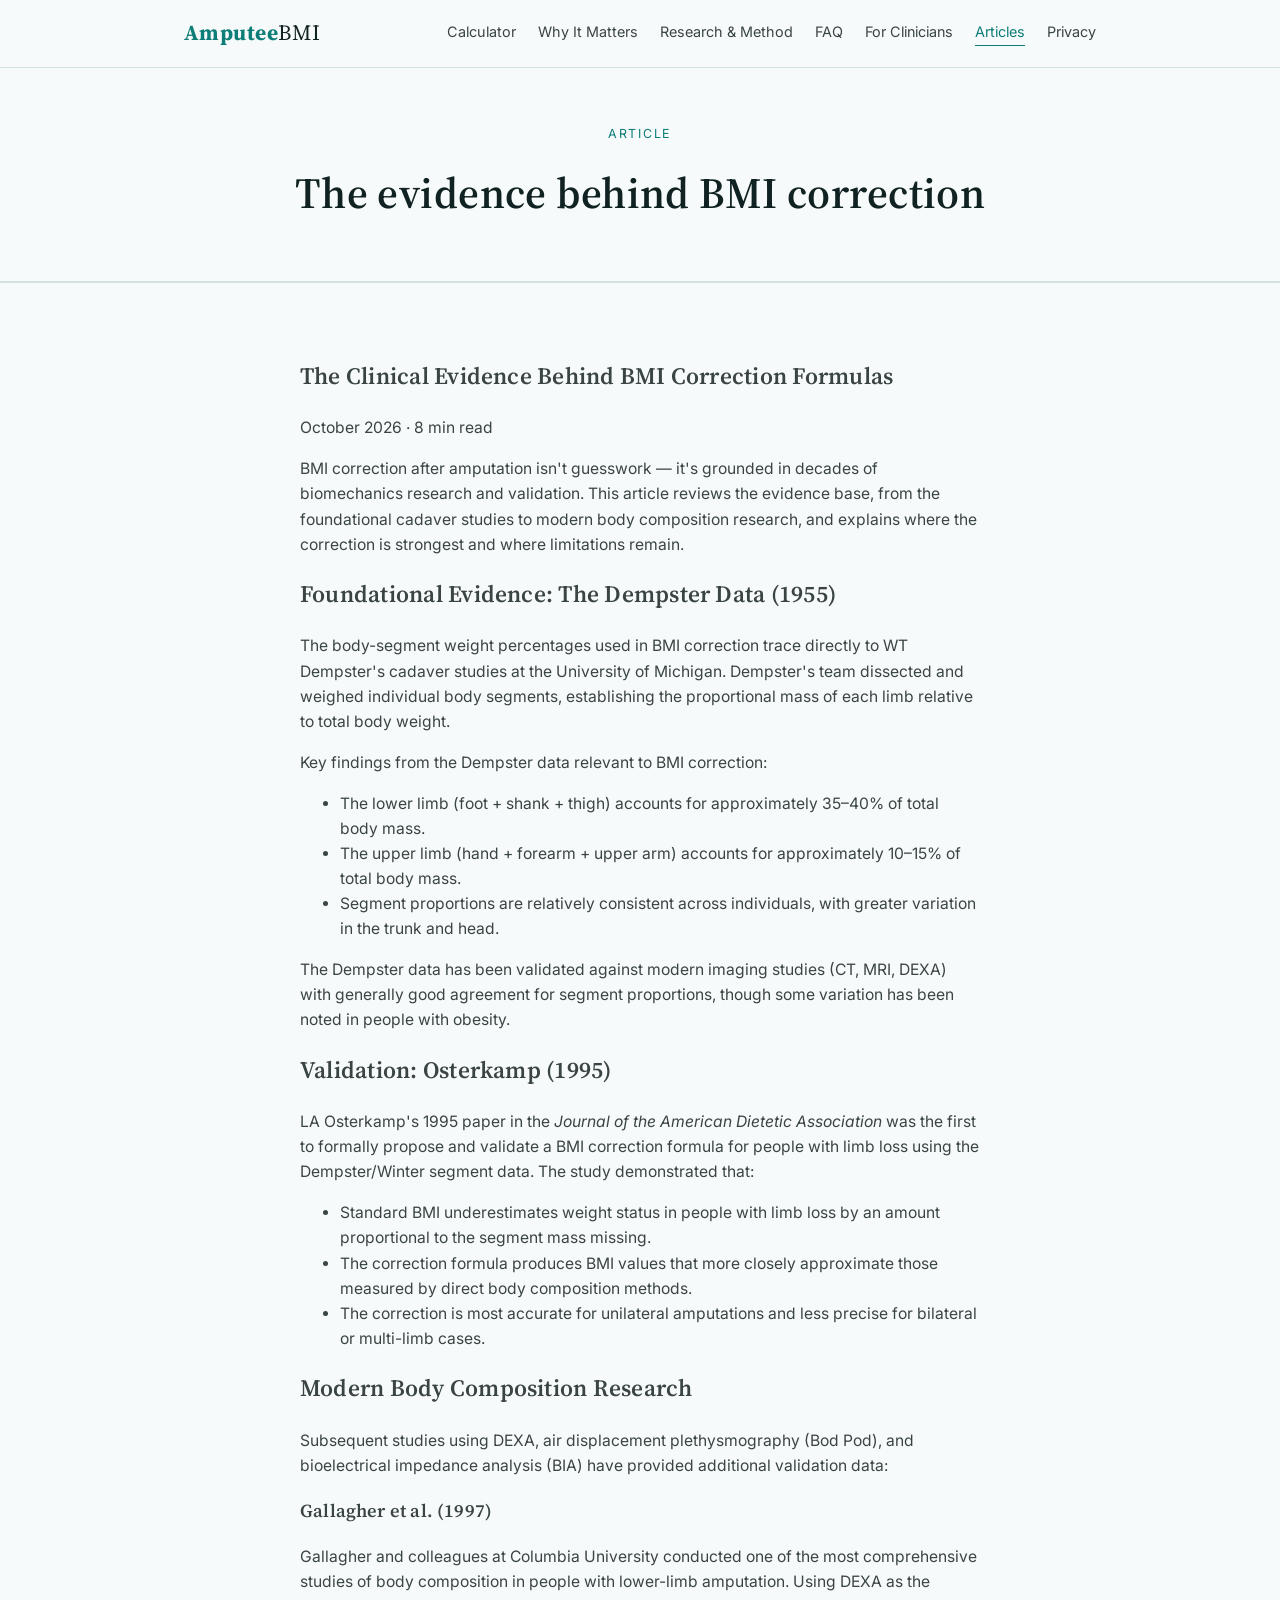
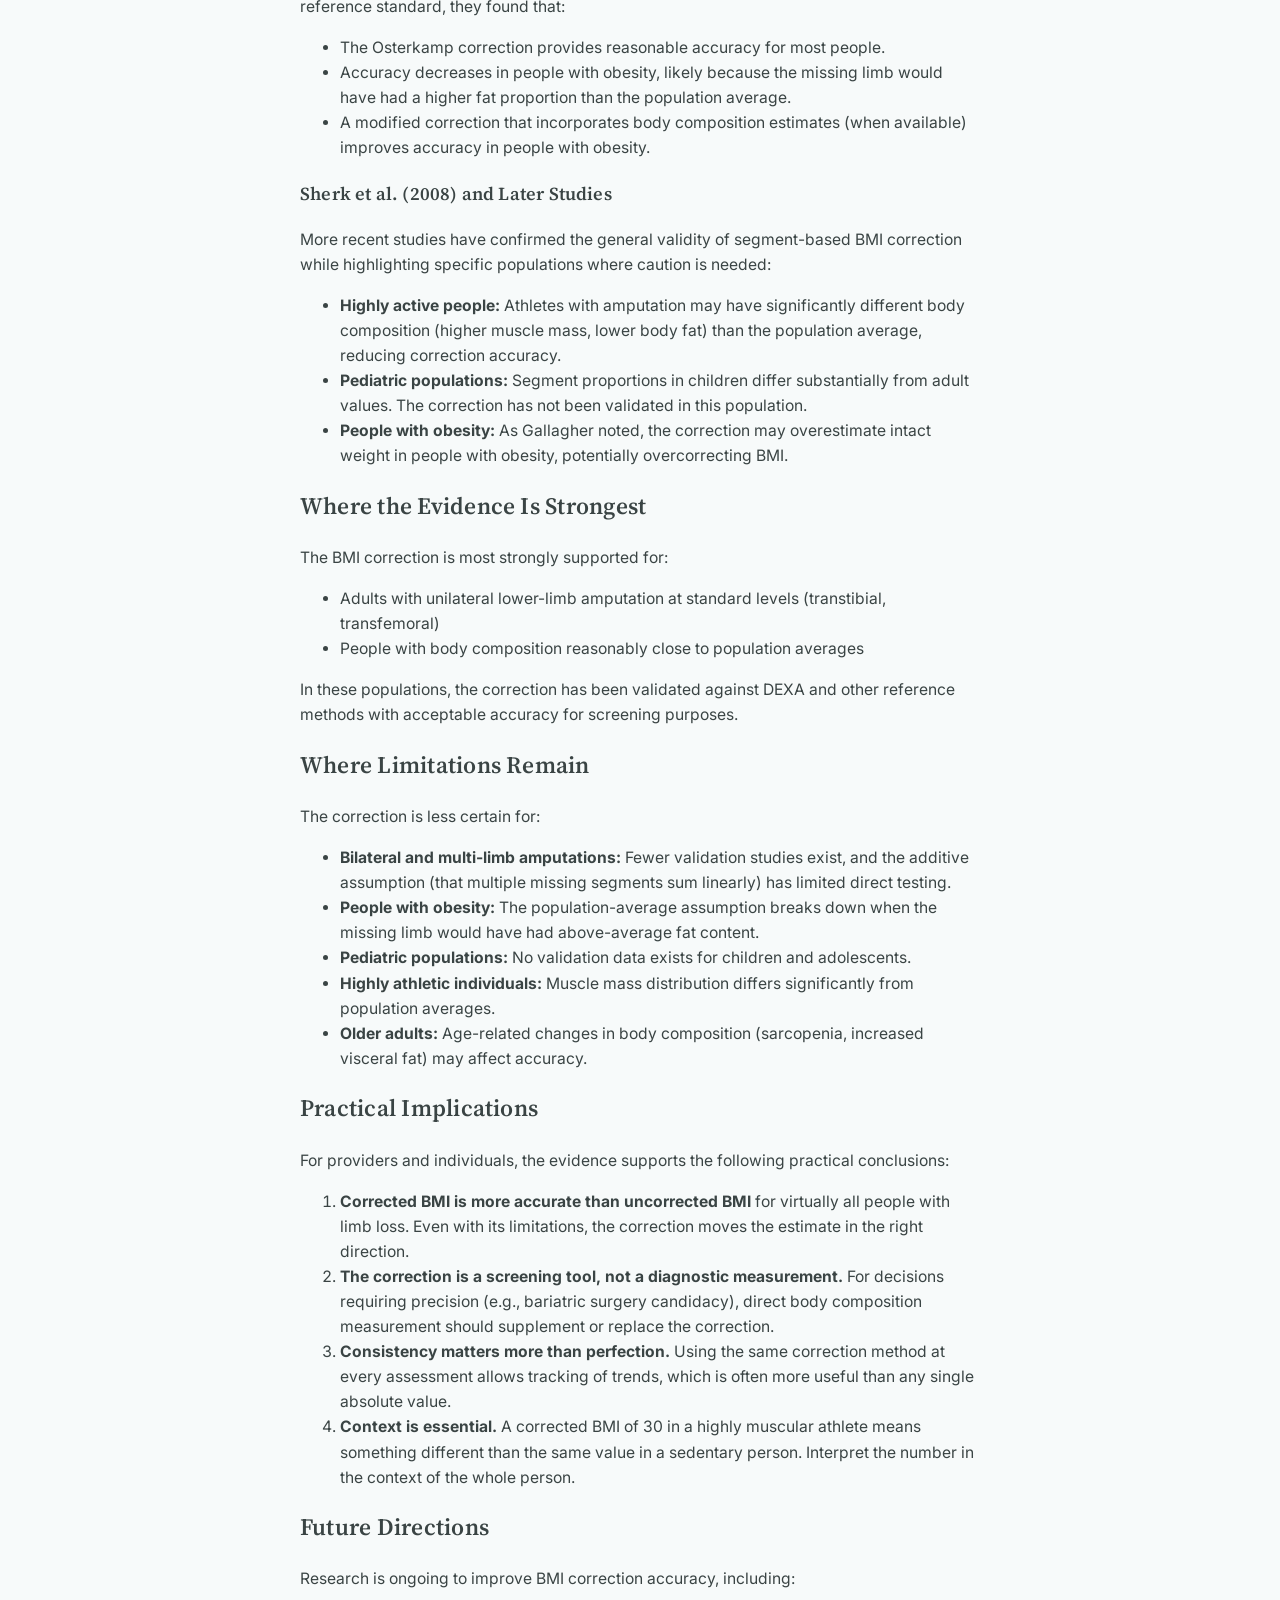
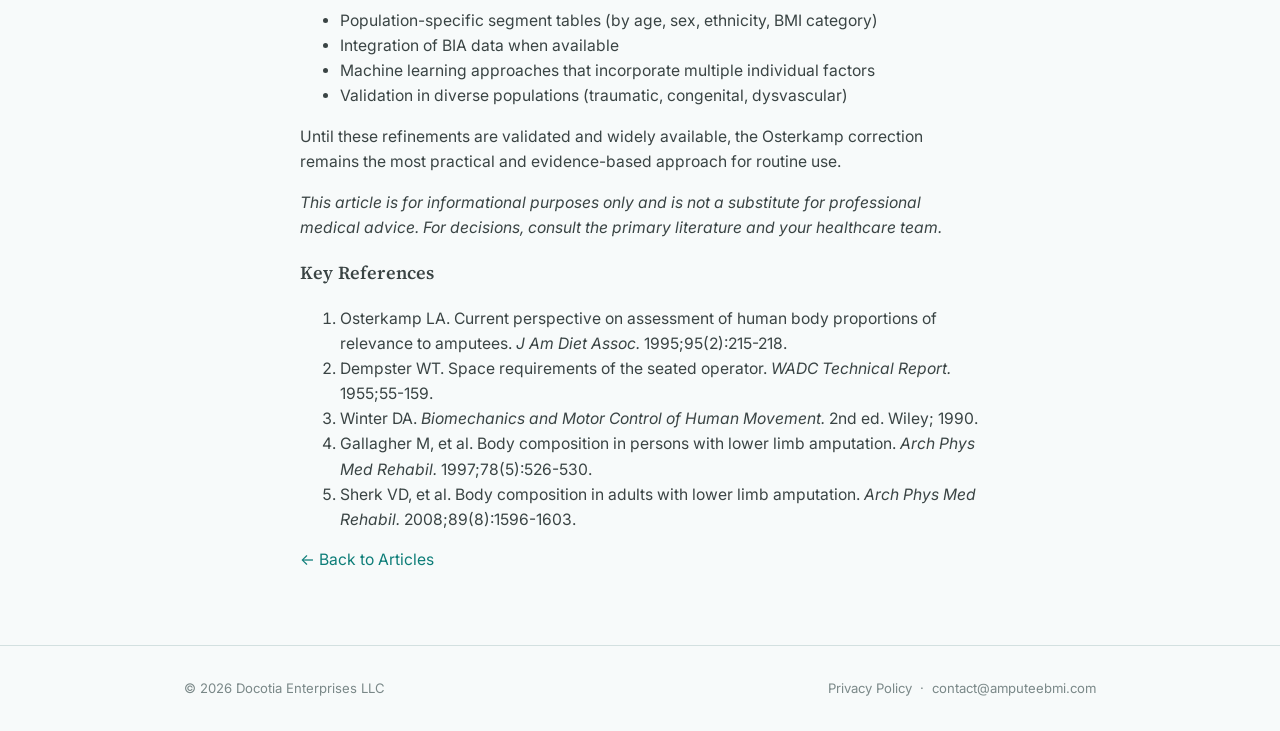
<file: blog/clinical-evidence-behind-bmi-correction.html>
<!DOCTYPE html>
<html lang="en">
<head>
<meta charset="UTF-8">
<meta name="viewport" content="width=device-width, initial-scale=1.0">
<title>The Clinical Evidence Behind BMI Correction Formulas</title>
<meta name="description" content="A review of the research supporting BMI correction methods, their validation studies, and where the evidence is strongest and weakest.">
<link rel="preconnect" href="https://fonts.googleapis.com">
<link href="https://fonts.googleapis.com/css2?family=Source+Serif+4:opsz,wght@8..60,400;8..60,600;8..60,700&family=Inter:wght@400;500;600;700&display=swap" rel="stylesheet">
<link rel="stylesheet" href="../style.css">
<link rel="canonical" href="https://amputeebmi.com/blog/clinical-evidence-behind-bmi-correction.html">
<meta property="og:type" content="article">
<meta property="og:site_name" content="Amputee BMI Calculator">
<meta property="og:url" content="https://amputeebmi.com/blog/clinical-evidence-behind-bmi-correction.html">
<meta property="og:title" content="The Clinical Evidence Behind BMI Correction Formulas">
<meta property="og:description" content="A review of the research supporting BMI correction methods, their validation studies, and where the evidence is strongest and weakest.">
<meta name="twitter:card" content="summary">
<meta name="twitter:title" content="The Clinical Evidence Behind BMI Correction Formulas">
<meta name="twitter:description" content="A review of the research supporting BMI correction methods, their validation studies, and where the evidence is strongest and weakest.">
<script async src="https://pagead2.googlesyndication.com/pagead/js/adsbygoogle.js?client=ca-pub-5520987806174466" crossorigin="anonymous"></script>
</head>
<body>

<header class="site">
  <div class="bar">
    <div class="brand">
      <span class="name"><strong>Amputee</strong>BMI</span>
    </div>
    <nav class="primary">
      <a href="../index.html">Calculator</a>
      <a href="../about.html">Why It Matters</a>
      <a href="../research.html">Research &amp; Method</a>
      <a href="../faq.html">FAQ</a>
      <a href="../for-clinicians.html">For Clinicians</a>
      <a href="../blog/" class="active">Articles</a>
      <a href="../privacy.html">Privacy</a>
    </nav>
  </div>
</header>

<section class="hero">
  <div class="wrap">
    <span class="tag">Article</span>
    <h1>The evidence behind BMI correction</h1>
  </div>
</section>

<section class="info">
  <div class="wrap">
    <div class="info-body">
<h1>The Clinical Evidence Behind BMI Correction Formulas</h1>
<p class="article-meta">October 2026 &middot; 8 min read</p>

<p>BMI correction after amputation isn't guesswork — it's grounded in decades of biomechanics research and validation. This article reviews the evidence base, from the foundational cadaver studies to modern body composition research, and explains where the correction is strongest and where limitations remain.</p>

<h2>Foundational Evidence: The Dempster Data (1955)</h2>
<p>The body-segment weight percentages used in BMI correction trace directly to WT Dempster's cadaver studies at the University of Michigan. Dempster's team dissected and weighed individual body segments, establishing the proportional mass of each limb relative to total body weight.</p>
<p>Key findings from the Dempster data relevant to BMI correction:</p>
<ul>
<li>The lower limb (foot + shank + thigh) accounts for approximately 35–40% of total body mass.</li>
<li>The upper limb (hand + forearm + upper arm) accounts for approximately 10–15% of total body mass.</li>
<li>Segment proportions are relatively consistent across individuals, with greater variation in the trunk and head.</li>
</ul>
<p>The Dempster data has been validated against modern imaging studies (CT, MRI, DEXA) with generally good agreement for segment proportions, though some variation has been noted in people with obesity.</p>

<h2>Validation: Osterkamp (1995)</h2>
<p>LA Osterkamp's 1995 paper in the <em>Journal of the American Dietetic Association</em> was the first to formally propose and validate a BMI correction formula for people with limb loss using the Dempster/Winter segment data. The study demonstrated that:</p>
<ul>
<li>Standard BMI underestimates weight status in people with limb loss by an amount proportional to the segment mass missing.</li>
<li>The correction formula produces BMI values that more closely approximate those measured by direct body composition methods.</li>
<li>The correction is most accurate for unilateral amputations and less precise for bilateral or multi-limb cases.</li>
</ul>

<h2>Modern Body Composition Research</h2>
<p>Subsequent studies using DEXA, air displacement plethysmography (Bod Pod), and bioelectrical impedance analysis (BIA) have provided additional validation data:</p>

<h3>Gallagher et al. (1997)</h3>
<p>Gallagher and colleagues at Columbia University conducted one of the most comprehensive studies of body composition in people with lower-limb amputation. Using DEXA as the reference standard, they found that:</p>
<ul>
<li>The Osterkamp correction provides reasonable accuracy for most people.</li>
<li>Accuracy decreases in people with obesity, likely because the missing limb would have had a higher fat proportion than the population average.</li>
<li>A modified correction that incorporates body composition estimates (when available) improves accuracy in people with obesity.</li>
</ul>

<h3>Sherk et al. (2008) and Later Studies</h3>
<p>More recent studies have confirmed the general validity of segment-based BMI correction while highlighting specific populations where caution is needed:</p>
<ul>
<li><strong>Highly active people:</strong> Athletes with amputation may have significantly different body composition (higher muscle mass, lower body fat) than the population average, reducing correction accuracy.</li>
<li><strong>Pediatric populations:</strong> Segment proportions in children differ substantially from adult values. The correction has not been validated in this population.</li>
<li><strong>People with obesity:</strong> As Gallagher noted, the correction may overestimate intact weight in people with obesity, potentially overcorrecting BMI.</li>
</ul>

<h2>Where the Evidence Is Strongest</h2>
<p>The BMI correction is most strongly supported for:</p>
<ul>
<li>Adults with unilateral lower-limb amputation at standard levels (transtibial, transfemoral)</li>
<li>People with body composition reasonably close to population averages</li>
</ul>
<p>In these populations, the correction has been validated against DEXA and other reference methods with acceptable accuracy for screening purposes.</p>

<h2>Where Limitations Remain</h2>
<p>The correction is less certain for:</p>
<ul>
<li><strong>Bilateral and multi-limb amputations:</strong> Fewer validation studies exist, and the additive assumption (that multiple missing segments sum linearly) has limited direct testing.</li>
<li><strong>People with obesity:</strong> The population-average assumption breaks down when the missing limb would have had above-average fat content.</li>
<li><strong>Pediatric populations:</strong> No validation data exists for children and adolescents.</li>
<li><strong>Highly athletic individuals:</strong> Muscle mass distribution differs significantly from population averages.</li>
<li><strong>Older adults:</strong> Age-related changes in body composition (sarcopenia, increased visceral fat) may affect accuracy.</li>
</ul>

<h2>Practical Implications</h2>
<p>For providers and individuals, the evidence supports the following practical conclusions:</p>
<ol>
<li><strong>Corrected BMI is more accurate than uncorrected BMI</strong> for virtually all people with limb loss. Even with its limitations, the correction moves the estimate in the right direction.</li>
<li><strong>The correction is a screening tool, not a diagnostic measurement.</strong> For decisions requiring precision (e.g., bariatric surgery candidacy), direct body composition measurement should supplement or replace the correction.</li>
<li><strong>Consistency matters more than perfection.</strong> Using the same correction method at every assessment allows tracking of trends, which is often more useful than any single absolute value.</li>
<li><strong>Context is essential.</strong> A corrected BMI of 30 in a highly muscular athlete means something different than the same value in a sedentary person. Interpret the number in the context of the whole person.</li>
</ol>

<h2>Future Directions</h2>
<p>Research is ongoing to improve BMI correction accuracy, including:</p>
<ul>
<li>Population-specific segment tables (by age, sex, ethnicity, BMI category)</li>
<li>Integration of BIA data when available</li>
<li>Machine learning approaches that incorporate multiple individual factors</li>
<li>Validation in diverse populations (traumatic, congenital, dysvascular)</li>
</ul>
<p>Until these refinements are validated and widely available, the Osterkamp correction remains the most practical and evidence-based approach for routine use.</p>

<p><em>This article is for informational purposes only and is not a substitute for professional medical advice. For decisions, consult the primary literature and your healthcare team.</em></p>

<h3>Key References</h3>
<ol>
<li>Osterkamp LA. Current perspective on assessment of human body proportions of relevance to amputees. <em>J Am Diet Assoc.</em> 1995;95(2):215-218.</li>
<li>Dempster WT. Space requirements of the seated operator. <em>WADC Technical Report.</em> 1955;55-159.</li>
<li>Winter DA. <em>Biomechanics and Motor Control of Human Movement.</em> 2nd ed. Wiley; 1990.</li>
<li>Gallagher M, et al. Body composition in persons with lower limb amputation. <em>Arch Phys Med Rehabil.</em> 1997;78(5):526-530.</li>
<li>Sherk VD, et al. Body composition in adults with lower limb amputation. <em>Arch Phys Med Rehabil.</em> 2008;89(8):1596-1603.</li>
</ol>

<p><a href="../blog/">&larr; Back to Articles</a></p>
    </div>
  </div>
</section>

<footer class="site">
  <div class="wrap">
    <span>&copy; 2026 Docotia Enterprises LLC</span>
    <span>
      <a href="../privacy.html">Privacy Policy</a> &nbsp;&middot;&nbsp;
      <a href="mailto:contact@amputeebmi.com">contact@amputeebmi.com</a>
    </span>
  </div>
</footer>

</body>
</html>
</file>
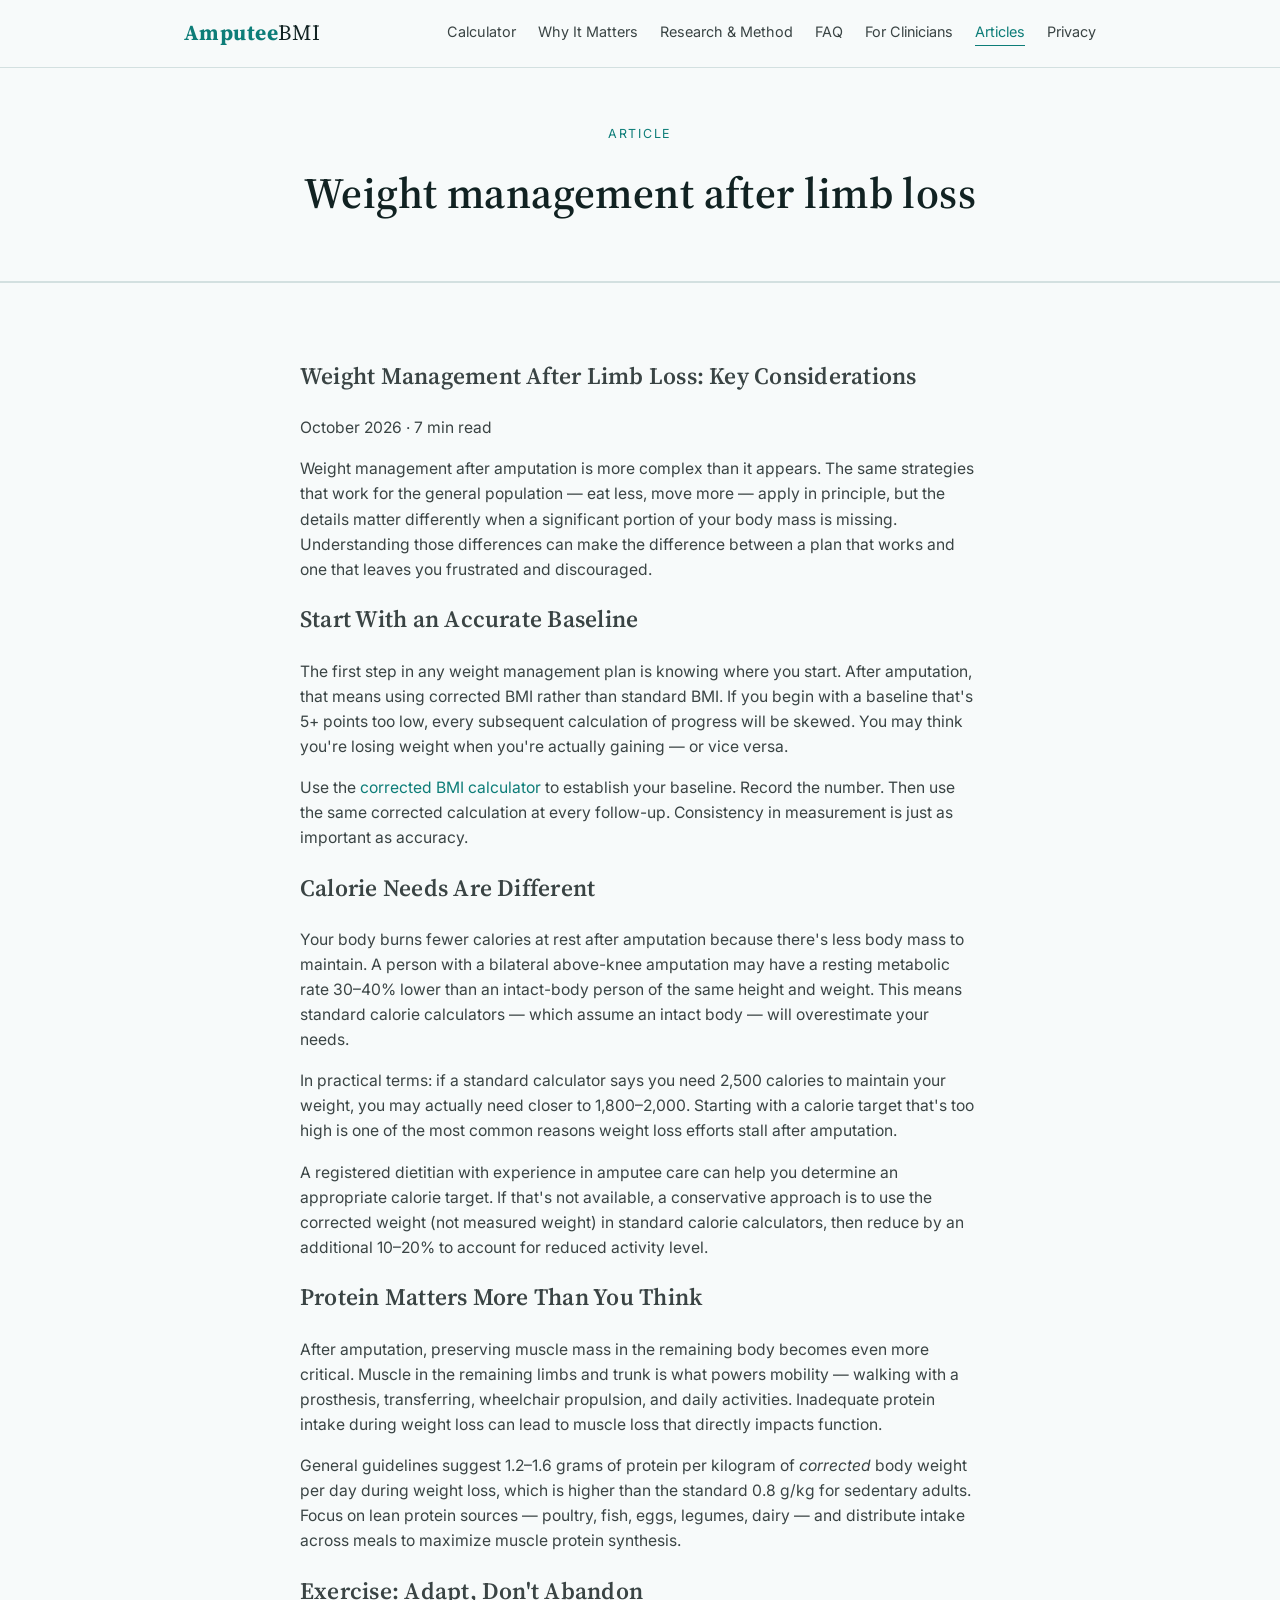
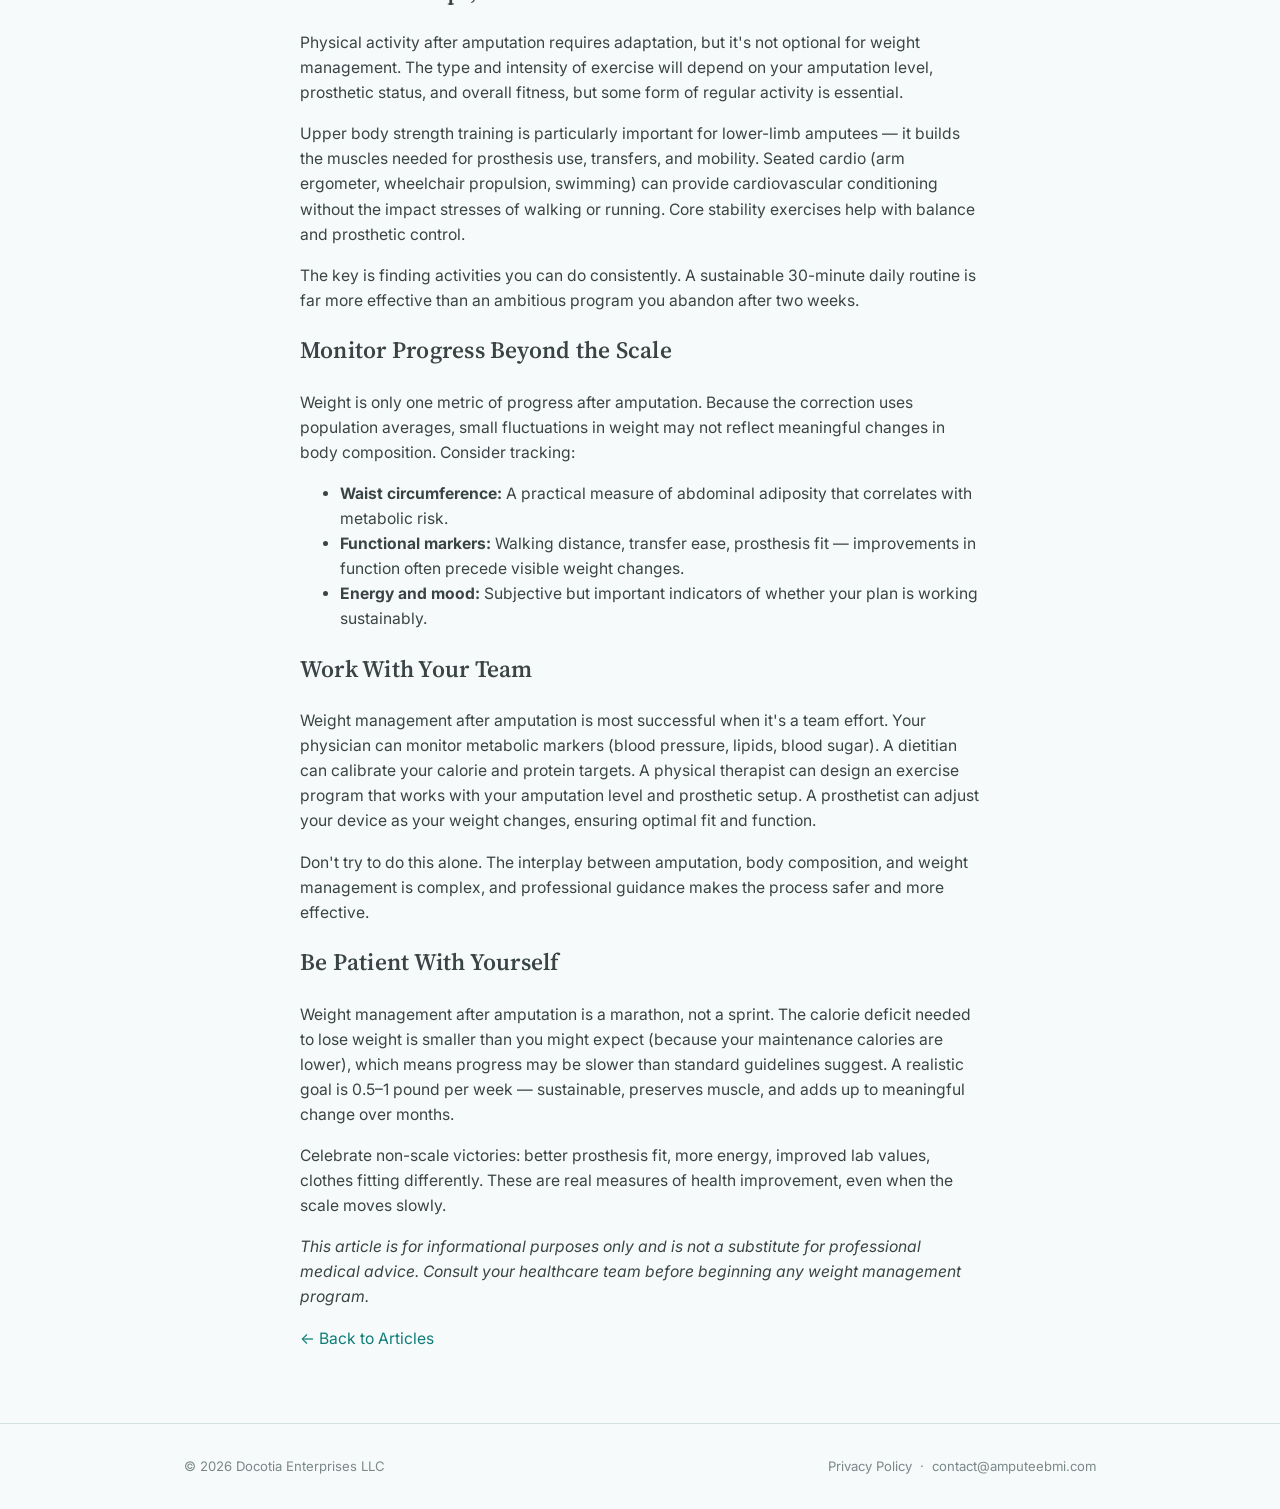
<file: blog/weight-management-after-limb-loss.html>
<!DOCTYPE html>
<html lang="en">
<head>
<meta charset="UTF-8">
<meta name="viewport" content="width=device-width, initial-scale=1.0">
<title>Weight Management After Limb Loss: Key Considerations</title>
<meta name="description" content="Practical guidance on setting realistic goals, adjusting calorie expectations, and working with your care team.">
<link rel="preconnect" href="https://fonts.googleapis.com">
<link href="https://fonts.googleapis.com/css2?family=Source+Serif+4:opsz,wght@8..60,400;8..60,600;8..60,700&family=Inter:wght@400;500;600;700&display=swap" rel="stylesheet">
<link rel="stylesheet" href="../style.css">
<link rel="canonical" href="https://amputeebmi.com/blog/weight-management-after-limb-loss.html">
<meta property="og:type" content="article">
<meta property="og:site_name" content="Amputee BMI Calculator">
<meta property="og:url" content="https://amputeebmi.com/blog/weight-management-after-limb-loss.html">
<meta property="og:title" content="Weight Management After Limb Loss: Key Considerations">
<meta property="og:description" content="Practical guidance on setting realistic goals, adjusting calorie expectations, and working with your care team.">
<meta name="twitter:card" content="summary">
<meta name="twitter:title" content="Weight Management After Limb Loss: Key Considerations">
<meta name="twitter:description" content="Practical guidance on setting realistic goals, adjusting calorie expectations, and working with your care team.">
<script async src="https://pagead2.googlesyndication.com/pagead/js/adsbygoogle.js?client=ca-pub-5520987806174466" crossorigin="anonymous"></script>
</head>
<body>

<header class="site">
  <div class="bar">
    <div class="brand">
      <span class="name"><strong>Amputee</strong>BMI</span>
    </div>
    <nav class="primary">
      <a href="../index.html">Calculator</a>
      <a href="../about.html">Why It Matters</a>
      <a href="../research.html">Research &amp; Method</a>
      <a href="../faq.html">FAQ</a>
      <a href="../for-clinicians.html">For Clinicians</a>
      <a href="../blog/" class="active">Articles</a>
      <a href="../privacy.html">Privacy</a>
    </nav>
  </div>
</header>

<section class="hero">
  <div class="wrap">
    <span class="tag">Article</span>
    <h1>Weight management after limb loss</h1>
  </div>
</section>

<section class="info">
  <div class="wrap">
    <div class="info-body">
<h1>Weight Management After Limb Loss: Key Considerations</h1>
<p class="article-meta">October 2026 &middot; 7 min read</p>

<p>Weight management after amputation is more complex than it appears. The same strategies that work for the general population — eat less, move more — apply in principle, but the details matter differently when a significant portion of your body mass is missing. Understanding those differences can make the difference between a plan that works and one that leaves you frustrated and discouraged.</p>

<h2>Start With an Accurate Baseline</h2>
<p>The first step in any weight management plan is knowing where you start. After amputation, that means using corrected BMI rather than standard BMI. If you begin with a baseline that's 5+ points too low, every subsequent calculation of progress will be skewed. You may think you're losing weight when you're actually gaining — or vice versa.</p>
<p>Use the <a href="../index.html">corrected BMI calculator</a> to establish your baseline. Record the number. Then use the same corrected calculation at every follow-up. Consistency in measurement is just as important as accuracy.</p>

<h2>Calorie Needs Are Different</h2>
<p>Your body burns fewer calories at rest after amputation because there's less body mass to maintain. A person with a bilateral above-knee amputation may have a resting metabolic rate 30–40% lower than an intact-body person of the same height and weight. This means standard calorie calculators — which assume an intact body — will overestimate your needs.</p>
<p>In practical terms: if a standard calculator says you need 2,500 calories to maintain your weight, you may actually need closer to 1,800–2,000. Starting with a calorie target that's too high is one of the most common reasons weight loss efforts stall after amputation.</p>
<p>A registered dietitian with experience in amputee care can help you determine an appropriate calorie target. If that's not available, a conservative approach is to use the corrected weight (not measured weight) in standard calorie calculators, then reduce by an additional 10–20% to account for reduced activity level.</p>

<h2>Protein Matters More Than You Think</h2>
<p>After amputation, preserving muscle mass in the remaining body becomes even more critical. Muscle in the remaining limbs and trunk is what powers mobility — walking with a prosthesis, transferring, wheelchair propulsion, and daily activities. Inadequate protein intake during weight loss can lead to muscle loss that directly impacts function.</p>
<p>General guidelines suggest 1.2–1.6 grams of protein per kilogram of <em>corrected</em> body weight per day during weight loss, which is higher than the standard 0.8 g/kg for sedentary adults. Focus on lean protein sources — poultry, fish, eggs, legumes, dairy — and distribute intake across meals to maximize muscle protein synthesis.</p>

<h2>Exercise: Adapt, Don't Abandon</h2>
<p>Physical activity after amputation requires adaptation, but it's not optional for weight management. The type and intensity of exercise will depend on your amputation level, prosthetic status, and overall fitness, but some form of regular activity is essential.</p>
<p>Upper body strength training is particularly important for lower-limb amputees — it builds the muscles needed for prosthesis use, transfers, and mobility. Seated cardio (arm ergometer, wheelchair propulsion, swimming) can provide cardiovascular conditioning without the impact stresses of walking or running. Core stability exercises help with balance and prosthetic control.</p>
<p>The key is finding activities you can do consistently. A sustainable 30-minute daily routine is far more effective than an ambitious program you abandon after two weeks.</p>

<h2>Monitor Progress Beyond the Scale</h2>
<p>Weight is only one metric of progress after amputation. Because the correction uses population averages, small fluctuations in weight may not reflect meaningful changes in body composition. Consider tracking:</p>
<ul>
<li><strong>Waist circumference:</strong> A practical measure of abdominal adiposity that correlates with metabolic risk.</li>
<li><strong>Functional markers:</strong> Walking distance, transfer ease, prosthesis fit — improvements in function often precede visible weight changes.</li>
<li><strong>Energy and mood:</strong> Subjective but important indicators of whether your plan is working sustainably.</li>
</ul>

<h2>Work With Your Team</h2>
<p>Weight management after amputation is most successful when it's a team effort. Your physician can monitor metabolic markers (blood pressure, lipids, blood sugar). A dietitian can calibrate your calorie and protein targets. A physical therapist can design an exercise program that works with your amputation level and prosthetic setup. A prosthetist can adjust your device as your weight changes, ensuring optimal fit and function.</p>
<p>Don't try to do this alone. The interplay between amputation, body composition, and weight management is complex, and professional guidance makes the process safer and more effective.</p>

<h2>Be Patient With Yourself</h2>
<p>Weight management after amputation is a marathon, not a sprint. The calorie deficit needed to lose weight is smaller than you might expect (because your maintenance calories are lower), which means progress may be slower than standard guidelines suggest. A realistic goal is 0.5–1 pound per week — sustainable, preserves muscle, and adds up to meaningful change over months.</p>
<p>Celebrate non-scale victories: better prosthesis fit, more energy, improved lab values, clothes fitting differently. These are real measures of health improvement, even when the scale moves slowly.</p>

<p><em>This article is for informational purposes only and is not a substitute for professional medical advice. Consult your healthcare team before beginning any weight management program.</em></p>
<p><a href="../blog/">&larr; Back to Articles</a></p>
    </div>
  </div>
</section>

<footer class="site">
  <div class="wrap">
    <span>&copy; 2026 Docotia Enterprises LLC</span>
    <span>
      <a href="../privacy.html">Privacy Policy</a> &nbsp;&middot;&nbsp;
      <a href="mailto:contact@amputeebmi.com">contact@amputeebmi.com</a>
    </span>
  </div>
</footer>

</body>
</html>
</file>
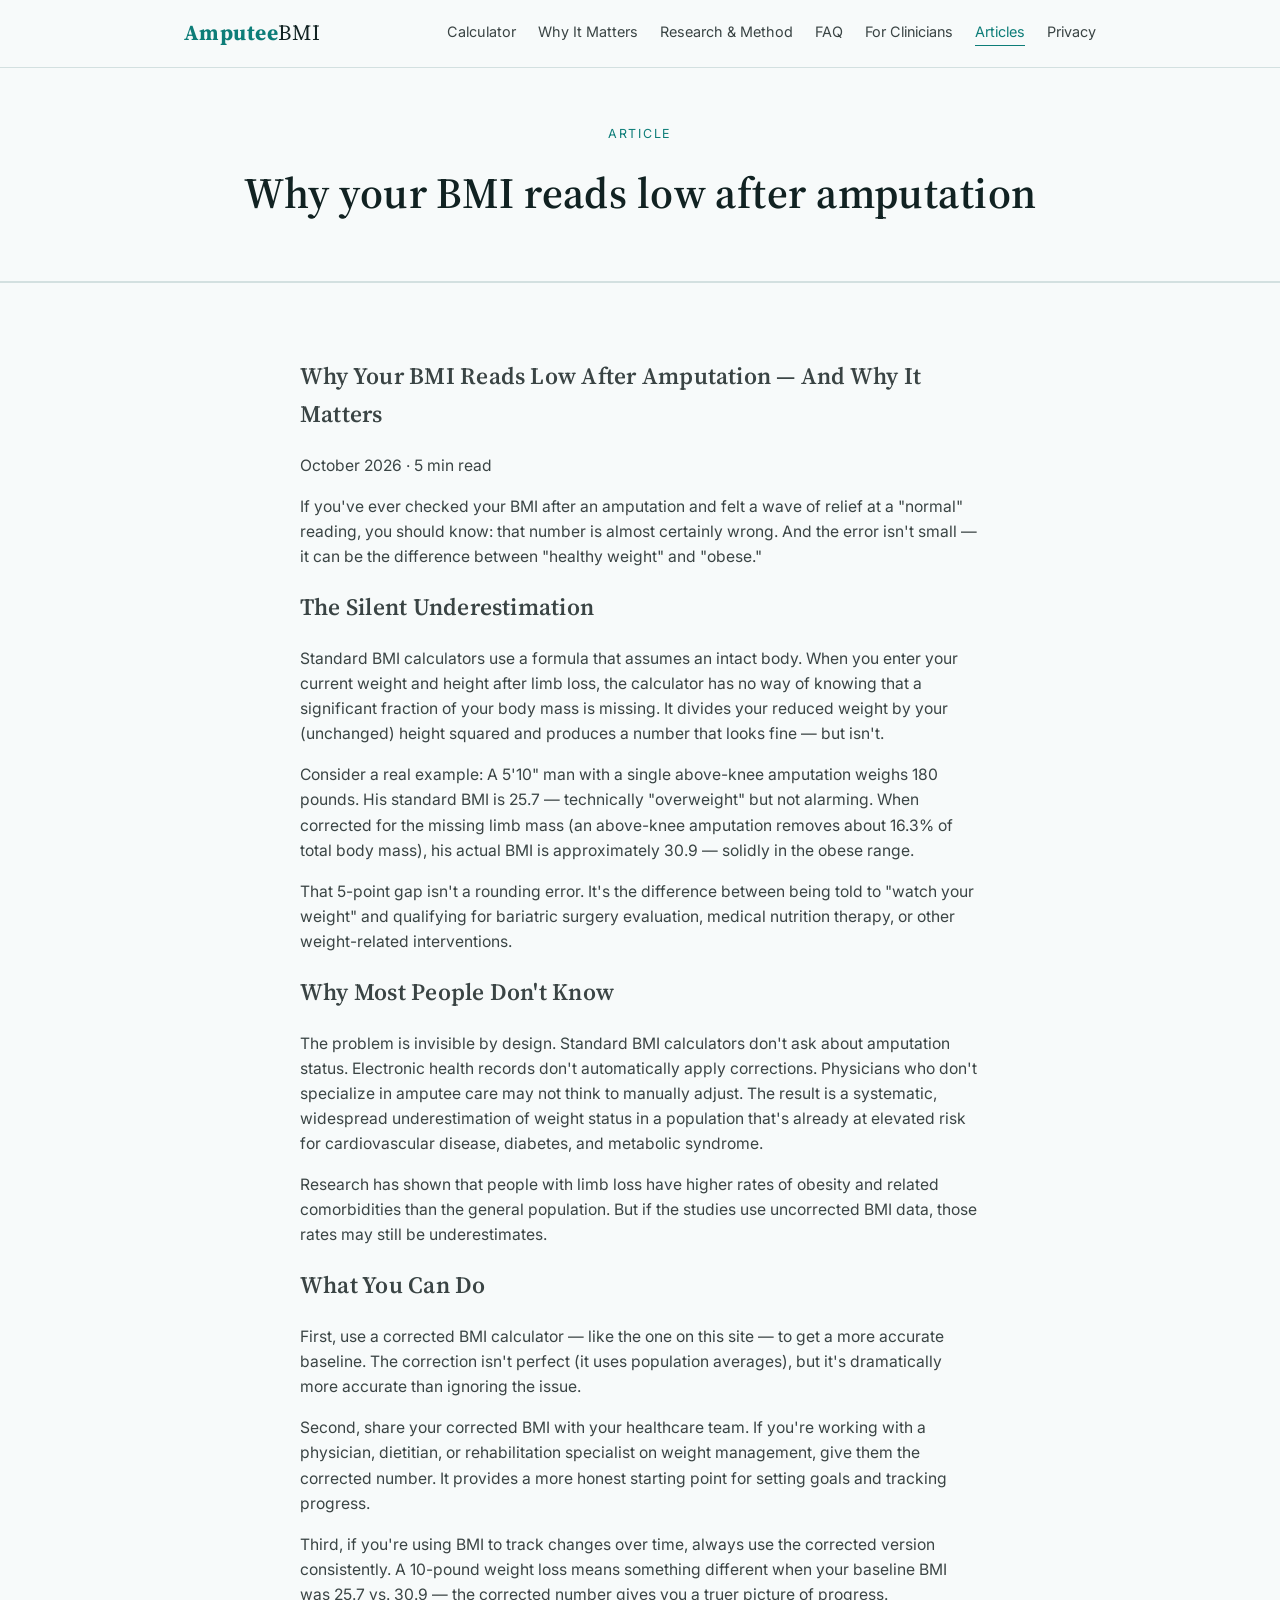
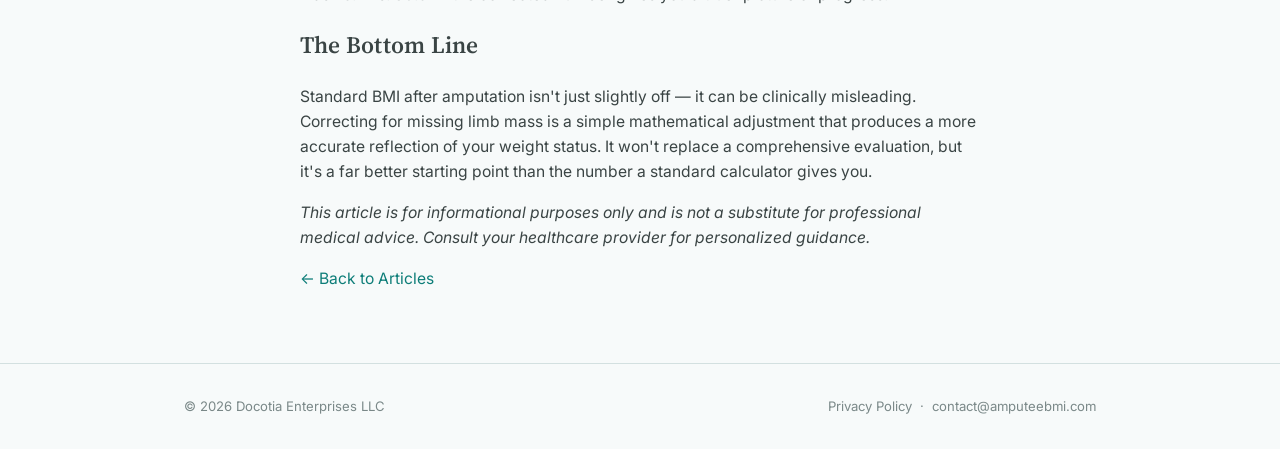
<file: blog/why-bmi-is-wrong-for-amputees.html>
<!DOCTYPE html>
<html lang="en">
<head>
<meta charset="UTF-8">
<meta name="viewport" content="width=device-width, initial-scale=1.0">
<title>Why Your BMI Reads Low After Amputation — And Why It Matters</title>
<meta name="description" content="Standard BMI calculators assume an intact body. After limb loss, the numbers can be dangerously misleading.">
<link rel="preconnect" href="https://fonts.googleapis.com">
<link href="https://fonts.googleapis.com/css2?family=Source+Serif+4:opsz,wght@8..60,400;8..60,600;8..60,700&family=Inter:wght@400;500;600;700&display=swap" rel="stylesheet">
<link rel="stylesheet" href="../style.css">
<link rel="canonical" href="https://amputeebmi.com/blog/why-bmi-is-wrong-for-amputees.html">
<meta property="og:type" content="article">
<meta property="og:site_name" content="Amputee BMI Calculator">
<meta property="og:url" content="https://amputeebmi.com/blog/why-bmi-is-wrong-for-amputees.html">
<meta property="og:title" content="Why Your BMI Reads Low After Amputation — And Why It Matters">
<meta property="og:description" content="Standard BMI calculators assume an intact body. After limb loss, the numbers can be dangerously misleading.">
<meta name="twitter:card" content="summary">
<meta name="twitter:title" content="Why Your BMI Reads Low After Amputation — And Why It Matters">
<meta name="twitter:description" content="Standard BMI calculators assume an intact body. After limb loss, the numbers can be dangerously misleading.">
<script async src="https://pagead2.googlesyndication.com/pagead/js/adsbygoogle.js?client=ca-pub-5520987806174466" crossorigin="anonymous"></script>
</head>
<body>

<header class="site">
  <div class="bar">
    <div class="brand">
      <span class="name"><strong>Amputee</strong>BMI</span>
    </div>
    <nav class="primary">
      <a href="../index.html">Calculator</a>
      <a href="../about.html">Why It Matters</a>
      <a href="../research.html">Research &amp; Method</a>
      <a href="../faq.html">FAQ</a>
      <a href="../for-clinicians.html">For Clinicians</a>
      <a href="../blog/" class="active">Articles</a>
      <a href="../privacy.html">Privacy</a>
    </nav>
  </div>
</header>

<section class="hero">
  <div class="wrap">
    <span class="tag">Article</span>
    <h1>Why your BMI reads low after amputation</h1>
  </div>
</section>

<section class="info">
  <div class="wrap">
    <div class="info-body">
<h1>Why Your BMI Reads Low After Amputation — And Why It Matters</h1>
<p class="article-meta">October 2026 &middot; 5 min read</p>

<p>If you've ever checked your BMI after an amputation and felt a wave of relief at a "normal" reading, you should know: that number is almost certainly wrong. And the error isn't small — it can be the difference between "healthy weight" and "obese."</p>

<h2>The Silent Underestimation</h2>
<p>Standard BMI calculators use a formula that assumes an intact body. When you enter your current weight and height after limb loss, the calculator has no way of knowing that a significant fraction of your body mass is missing. It divides your reduced weight by your (unchanged) height squared and produces a number that looks fine — but isn't.</p>
<p>Consider a real example: A 5'10" man with a single above-knee amputation weighs 180 pounds. His standard BMI is 25.7 — technically "overweight" but not alarming. When corrected for the missing limb mass (an above-knee amputation removes about 16.3% of total body mass), his actual BMI is approximately 30.9 — solidly in the obese range.</p>
<p>That 5-point gap isn't a rounding error. It's the difference between being told to "watch your weight" and qualifying for bariatric surgery evaluation, medical nutrition therapy, or other weight-related interventions.</p>

<h2>Why Most People Don't Know</h2>
<p>The problem is invisible by design. Standard BMI calculators don't ask about amputation status. Electronic health records don't automatically apply corrections. Physicians who don't specialize in amputee care may not think to manually adjust. The result is a systematic, widespread underestimation of weight status in a population that's already at elevated risk for cardiovascular disease, diabetes, and metabolic syndrome.</p>
<p>Research has shown that people with limb loss have higher rates of obesity and related comorbidities than the general population. But if the studies use uncorrected BMI data, those rates may still be underestimates.</p>

<h2>What You Can Do</h2>
<p>First, use a corrected BMI calculator — like the one on this site — to get a more accurate baseline. The correction isn't perfect (it uses population averages), but it's dramatically more accurate than ignoring the issue.</p>
<p>Second, share your corrected BMI with your healthcare team. If you're working with a physician, dietitian, or rehabilitation specialist on weight management, give them the corrected number. It provides a more honest starting point for setting goals and tracking progress.</p>
<p>Third, if you're using BMI to track changes over time, always use the corrected version consistently. A 10-pound weight loss means something different when your baseline BMI was 25.7 vs. 30.9 — the corrected number gives you a truer picture of progress.</p>

<h2>The Bottom Line</h2>
<p>Standard BMI after amputation isn't just slightly off — it can be clinically misleading. Correcting for missing limb mass is a simple mathematical adjustment that produces a more accurate reflection of your weight status. It won't replace a comprehensive evaluation, but it's a far better starting point than the number a standard calculator gives you.</p>

<p><em>This article is for informational purposes only and is not a substitute for professional medical advice. Consult your healthcare provider for personalized guidance.</em></p>
<p><a href="../blog/">&larr; Back to Articles</a></p>
    </div>
  </div>
</section>

<footer class="site">
  <div class="wrap">
    <span>&copy; 2026 Docotia Enterprises LLC</span>
    <span>
      <a href="../privacy.html">Privacy Policy</a> &nbsp;&middot;&nbsp;
      <a href="mailto:contact@amputeebmi.com">contact@amputeebmi.com</a>
    </span>
  </div>
</footer>

</body>
</html>
</file>
<file: style.css>
:root{
  --paper:#f7fafa;
  --paper-dim:#eef4f4;
  --ink:#122;
  --ink-soft:#3a4444;
  --line:#d3e0e0;
  --gray:#7a8888;
  --teal:#0d7d78;
  --teal-dim:#4aa39f;
  --max:960px;
}

*{box-sizing:border-box;}
html{scroll-behavior:smooth;}
body{
  margin:0;
  background:var(--paper);
  color:var(--ink);
  font-family:'Inter','Helvetica Neue',sans-serif;
  line-height:1.6;
  -webkit-font-smoothing:antialiased;
}
h1,h2,h3{
  font-family:'Source Serif 4','Georgia',serif;
  font-weight:600;
  letter-spacing:.01em;
}
a{color:var(--teal);text-decoration:none;}
a:hover{color:var(--ink);}
img{max-width:100%;display:block;}

.wrap{max-width:var(--max);margin:0 auto;padding:0 24px;}

/* ---- Header ---- */
header.site{
  border-bottom:1px solid var(--line);
  background:var(--paper);
  position:sticky;top:0;z-index:20;
}
header.site .bar{
  display:flex;align-items:center;justify-content:space-between;
  padding:16px 24px;max-width:var(--max);margin:0 auto;
}
.brand{display:flex;align-items:center;gap:10px;}
.brand .name{
  font-family:'Source Serif 4',serif;
  font-size:1.35rem;letter-spacing:.02em;
  color:var(--ink);
}
.brand .name strong{color:var(--teal);}
nav.primary{display:flex;gap:22px;font-size:.9rem;}
nav.primary a{color:var(--ink-soft);}
nav.primary a.active{color:var(--teal);border-bottom:1px solid var(--teal);padding-bottom:2px;}

/* ---- Hero ---- */
.hero{
  padding:56px 0 40px;
  text-align:center;
  border-bottom:1px solid var(--line);
}
.hero .tag{
  font-size:.78rem;letter-spacing:.14em;text-transform:uppercase;
  color:var(--teal);margin-bottom:14px;display:block;
}
.hero h1{
  font-size:clamp(1.9rem,4.5vw,2.7rem);
  margin:0 0 14px;
  color:var(--ink);
}
.hero p.lede{
  font-size:1.05rem;
  color:var(--ink-soft);
  max-width:620px;margin:0 auto;
}

/* ---- Ad slots removed: site now uses Google AdSense Auto ads (dashboard-managed placement) ---- */

/* ---- Calculator ---- */
.calc-section{padding:48px 0;}
.calc-card{
  max-width:560px;margin:0 auto;
  background:#fff;
  border:1px solid var(--line);
  border-radius:8px;
  padding:32px;
}
.field{margin-bottom:20px;}
.field label{
  display:block;font-size:.85rem;font-weight:600;
  color:var(--ink-soft);margin-bottom:6px;
}
.field .hint{font-size:.78rem;color:var(--gray);margin-top:4px;}
.section-label{display:block;font-size:.85rem;font-weight:600;color:var(--ink-soft);margin-bottom:4px;}
.limb-field{margin-bottom:16px;}
.limb-field label{display:block;font-size:.82rem;font-weight:600;color:var(--ink-soft);margin-bottom:6px;}
.limb-field select{
  width:100%;padding:10px 12px;
  border:1px solid var(--line);border-radius:6px;
  font-family:inherit;font-size:.95rem;
  background:var(--paper);color:var(--ink);
}
.limb-field select:focus{outline:2px solid var(--teal-dim);outline-offset:1px;}
.height-us{display:flex;align-items:center;gap:8px;}
.height-us input{flex:1;}
.height-unit-label{font-size:.85rem;color:var(--ink-soft);white-space:nowrap;}
.field input,.field select{
  width:100%;padding:10px 12px;
  border:1px solid var(--line);border-radius:6px;
  font-family:inherit;font-size:1rem;
  background:var(--paper);color:var(--ink);
}
.field input:focus,.field select:focus{outline:2px solid var(--teal-dim);outline-offset:1px;}
.row-2{display:grid;grid-template-columns:1fr 1fr;gap:16px;}
.unit-toggle{display:flex;gap:8px;margin-bottom:4px;}
.unit-toggle button{
  flex:1;padding:8px;border:1px solid var(--line);background:var(--paper);
  border-radius:6px;cursor:pointer;font-size:.85rem;color:var(--ink-soft);
}
.unit-toggle button.active{background:var(--teal);border-color:var(--teal);color:#fff;}

.btn-calc{
  width:100%;padding:14px;margin-top:8px;
  background:var(--teal);color:#fff;border:none;border-radius:6px;
  font-size:1rem;font-weight:600;cursor:pointer;
}
.btn-calc:hover{background:#0a625e;}

.result-box{
  margin-top:28px;padding:24px;
  background:var(--paper-dim);border-radius:8px;
  display:none;
}
.result-box.show{display:block;}
.result-row{display:flex;justify-content:space-between;padding:8px 0;border-bottom:1px solid var(--line);}
.result-row:last-of-type{border-bottom:none;}
.result-row .label{color:var(--ink-soft);font-size:.9rem;}
.result-row .value{font-weight:700;font-size:1.05rem;}
.result-row .value.corrected{color:var(--teal);}
.category-badge{
  display:inline-block;margin-top:12px;padding:6px 14px;
  border-radius:999px;font-size:.82rem;font-weight:600;
  background:var(--teal);color:#fff;
}
.explanation{margin-top:16px;font-size:.88rem;color:var(--ink-soft);line-height:1.55;}

/* ---- Info sections ---- */
section.info{padding:56px 0;border-top:1px solid var(--line);}
section.info.alt{background:var(--paper-dim);}
.section-head{max-width:680px;margin:0 auto 32px;text-align:center;}
.section-head h2{font-size:1.7rem;margin:0 0 10px;}
.section-head p{color:var(--ink-soft);margin:0;}
.info-body{max-width:680px;margin:0 auto;font-size:.98rem;color:var(--ink-soft);}
.info-body p{margin:0 0 16px;}
.disclaimer{
  max-width:680px;margin:32px auto 0;padding:16px 20px;
  border-left:3px solid var(--teal);background:var(--paper-dim);
  font-size:.85rem;color:var(--ink-soft);
}

/* ---- Related-pages grid (home) ---- */
.ventures{
  display:grid;grid-template-columns:repeat(3,1fr);gap:1px;
  background:var(--line);border:1px solid var(--line);
}
.venture{
  background:var(--paper);padding:30px 26px;
  display:flex;flex-direction:column;gap:10px;
}
.venture h3{font-size:1.2rem;margin:0;}
.venture p{font-size:.9rem;color:var(--ink-soft);margin:0;flex:1;}
.venture a.go{font-size:.85rem;}
@media (max-width:820px){
  .ventures{grid-template-columns:1fr;}
}

/* ---- Citation list (research page) ---- */
.citation-list{max-width:680px;margin:0 auto;padding:0;list-style:none;}
.citation-list li{
  margin:0 0 16px;padding:14px 18px;
  background:var(--paper-dim);border-left:3px solid var(--teal-dim);
  font-size:.9rem;color:var(--ink-soft);
}
.citation-list .cite-title{color:var(--ink);font-weight:600;}

/* ---- Formula box (research page) ---- */
.formula-box{
  max-width:680px;margin:24px auto;padding:20px 24px;
  background:#fff;border:1px solid var(--line);border-radius:8px;
  font-family:'Source Serif 4',serif;font-size:1rem;color:var(--ink);
  overflow-x:auto;
}
.formula-box code{font-family:'Source Serif 4',serif;}

/* ---- Data table (research page) ---- */
table.segment-table{
  width:100%;max-width:680px;margin:20px auto;border-collapse:collapse;
  font-size:.92rem;
}
table.segment-table th,table.segment-table td{
  padding:10px 14px;text-align:left;border-bottom:1px solid var(--line);
}
table.segment-table th{color:var(--ink-soft);font-weight:600;font-size:.82rem;text-transform:uppercase;letter-spacing:.04em;}

/* ---- Footer ---- */
footer.site{
  border-top:1px solid var(--line);
  padding:32px 0;
  font-size:.82rem;color:var(--gray);
}
footer.site .wrap{display:flex;justify-content:space-between;align-items:center;flex-wrap:wrap;gap:14px;}
footer.site a{color:var(--gray);}
footer.site a:hover{color:var(--ink);}

@media (max-width:600px){
  nav.primary{display:none;}
  .row-2{grid-template-columns:1fr;}
  .calc-card{padding:22px;}
}
</file>
